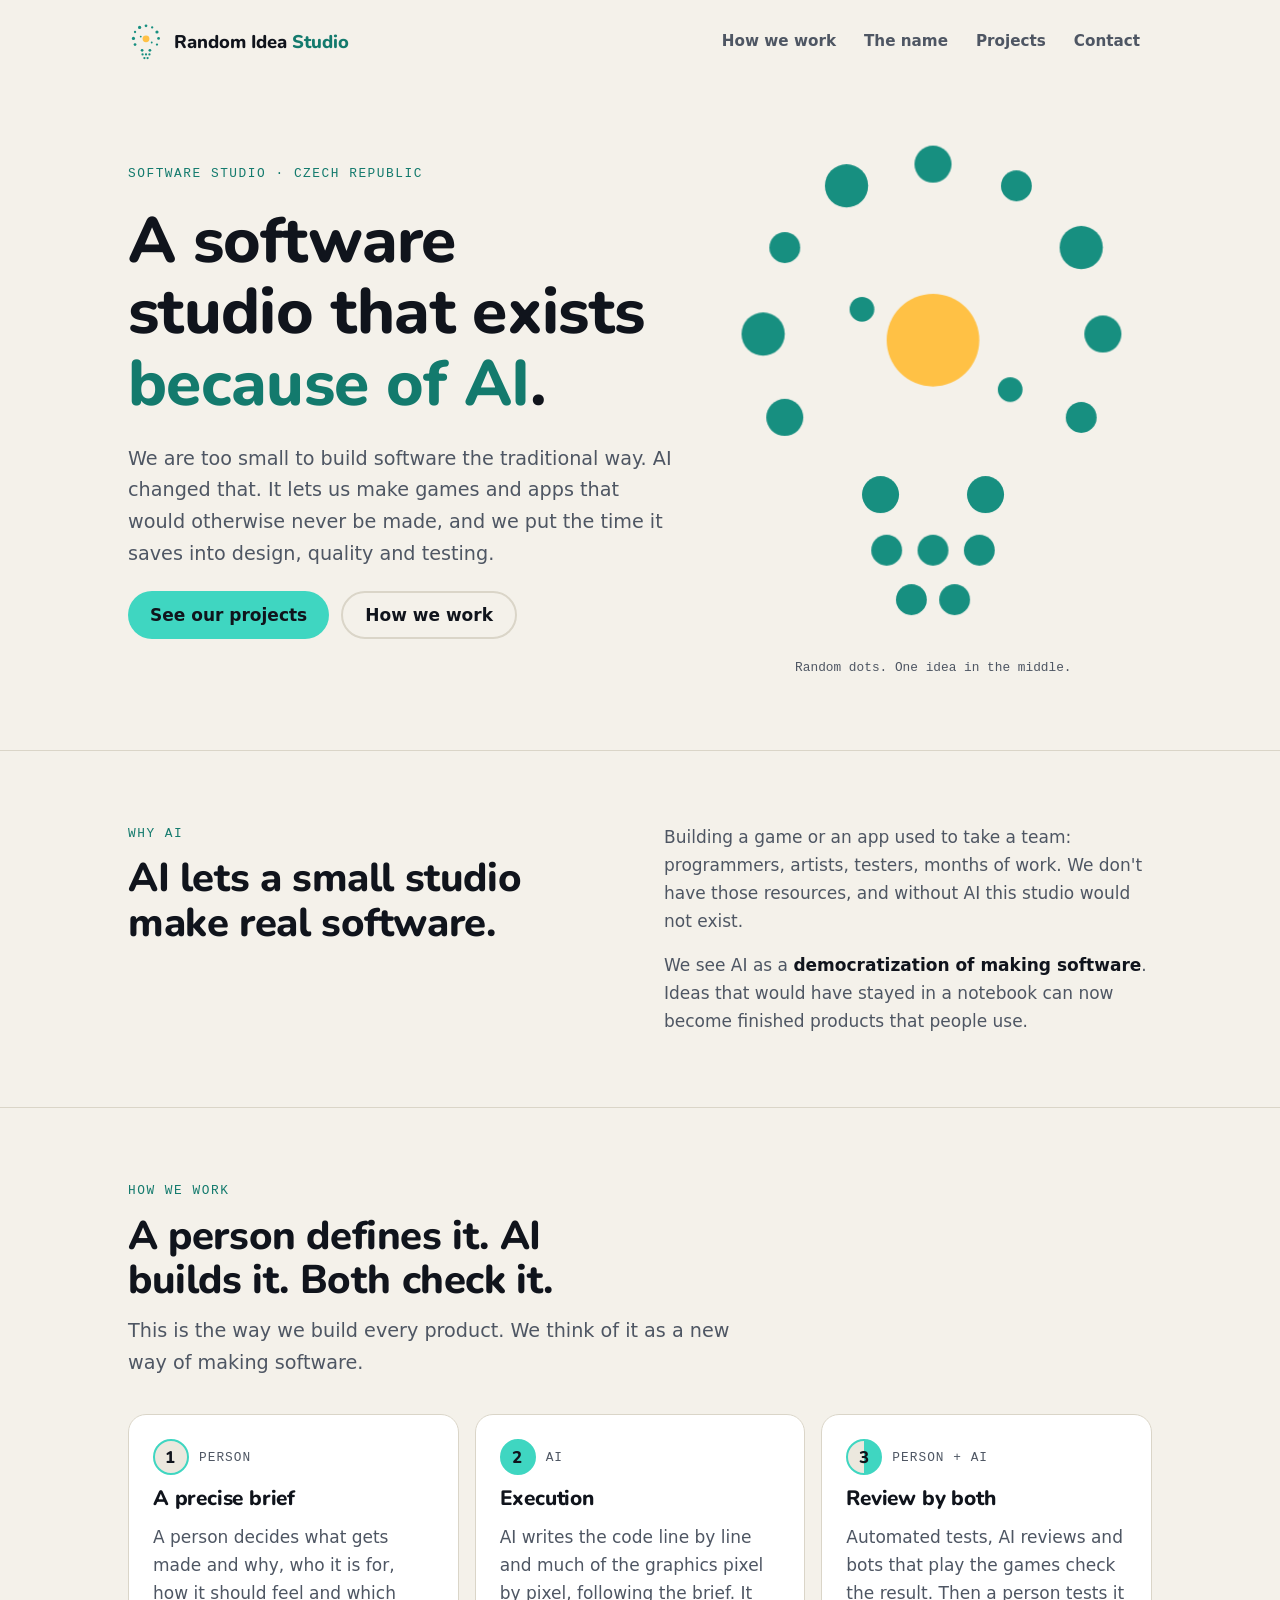
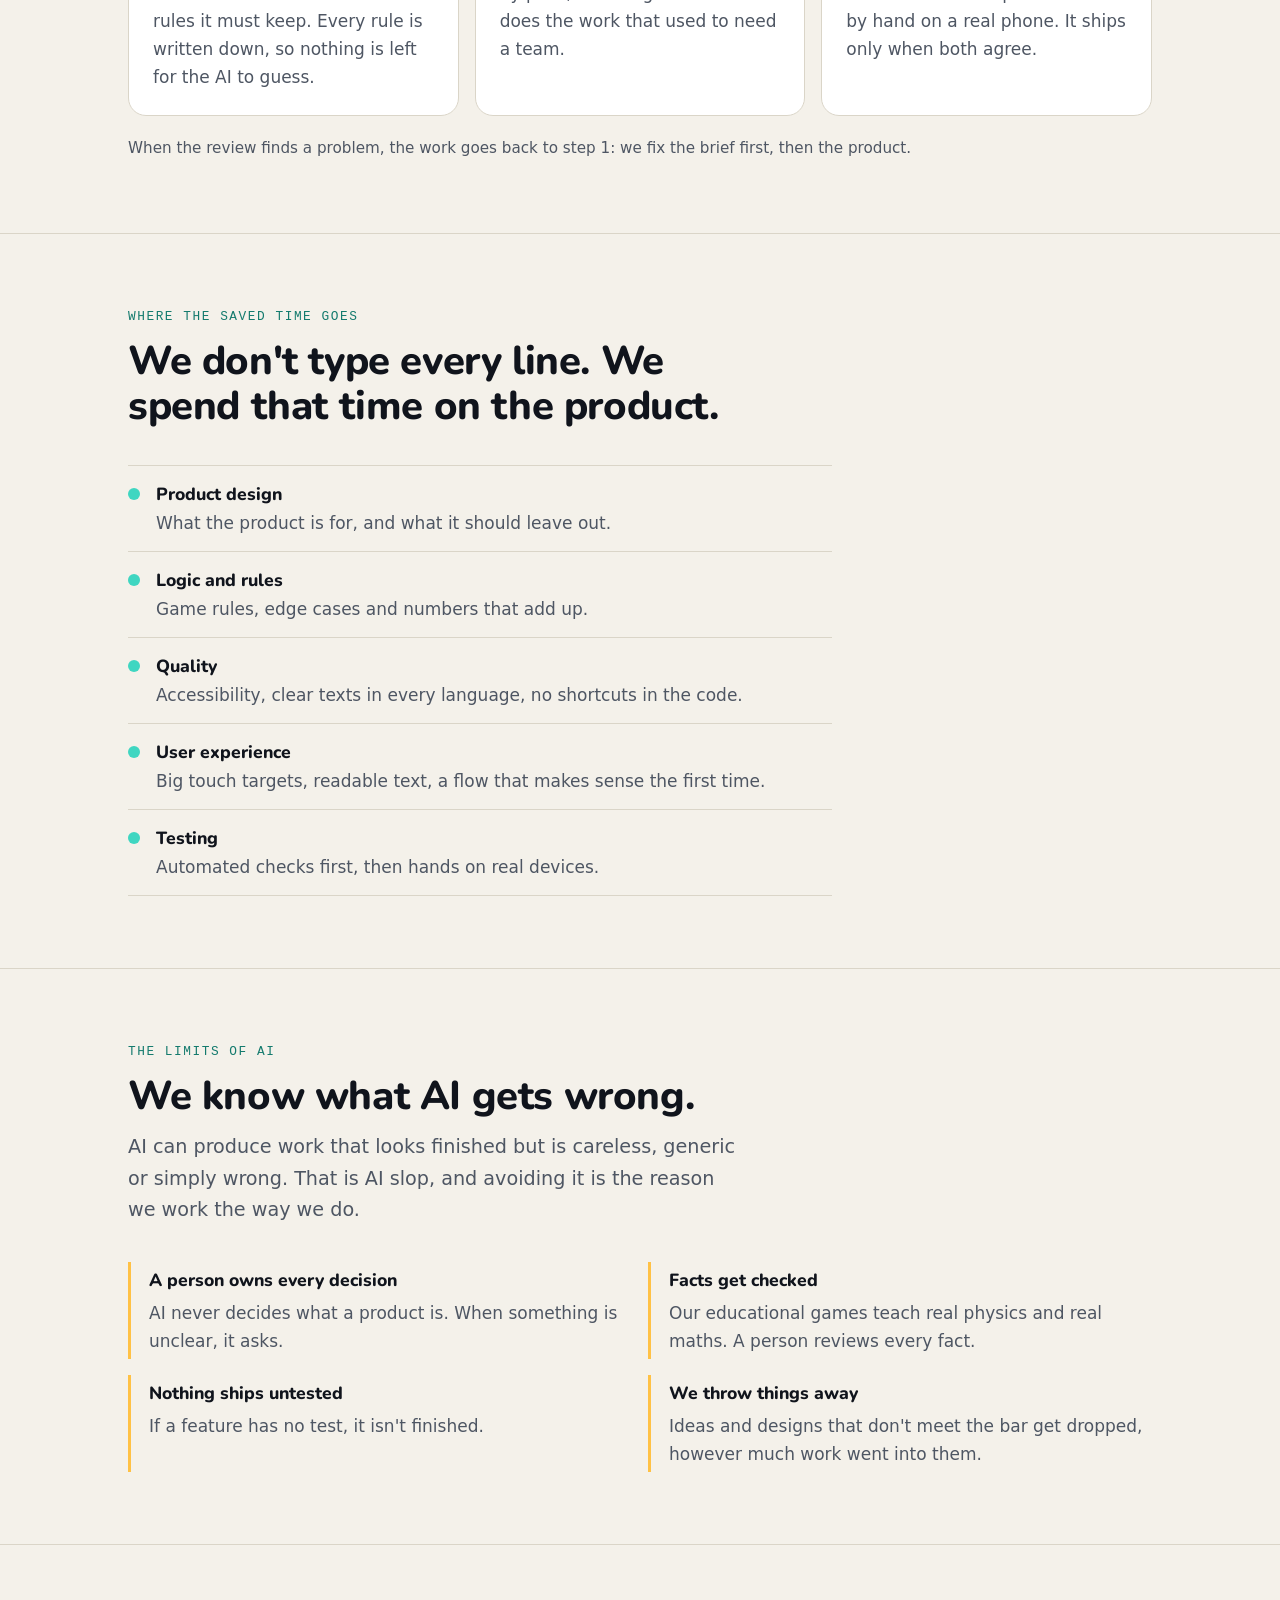
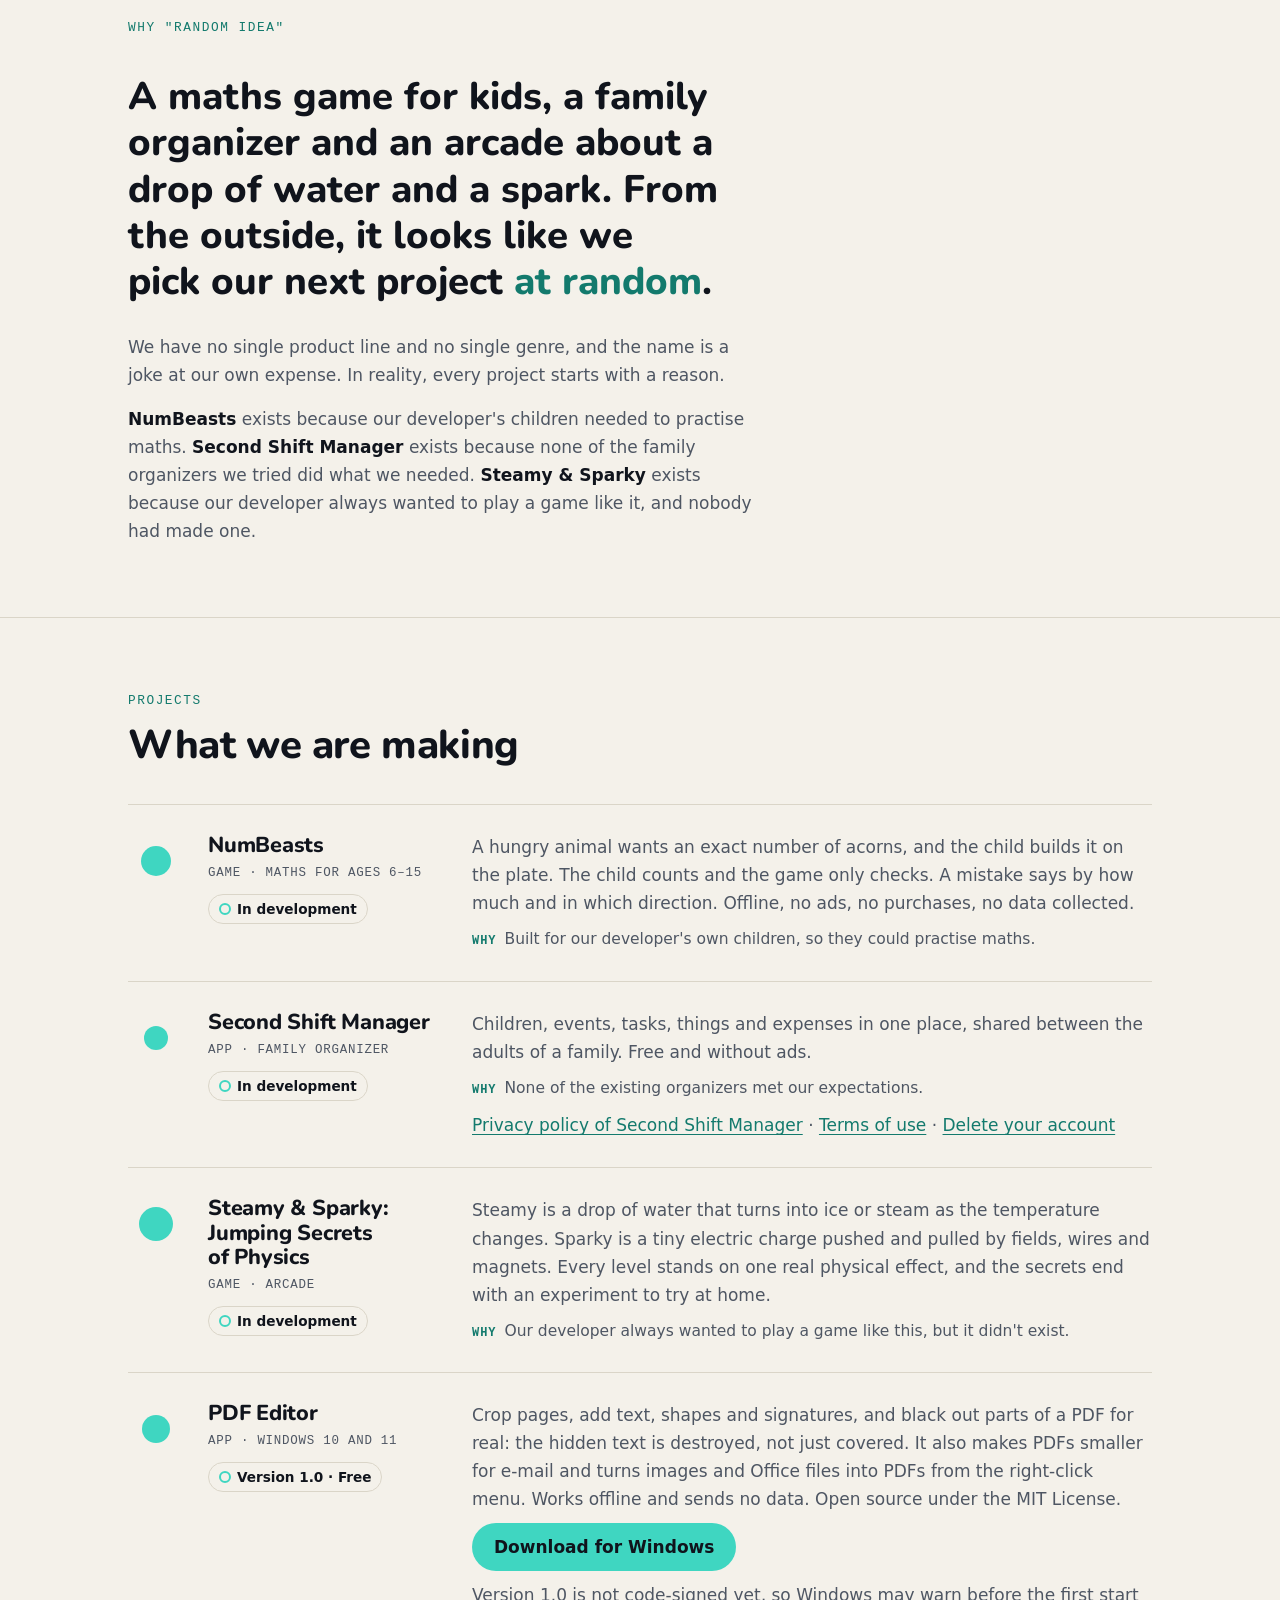
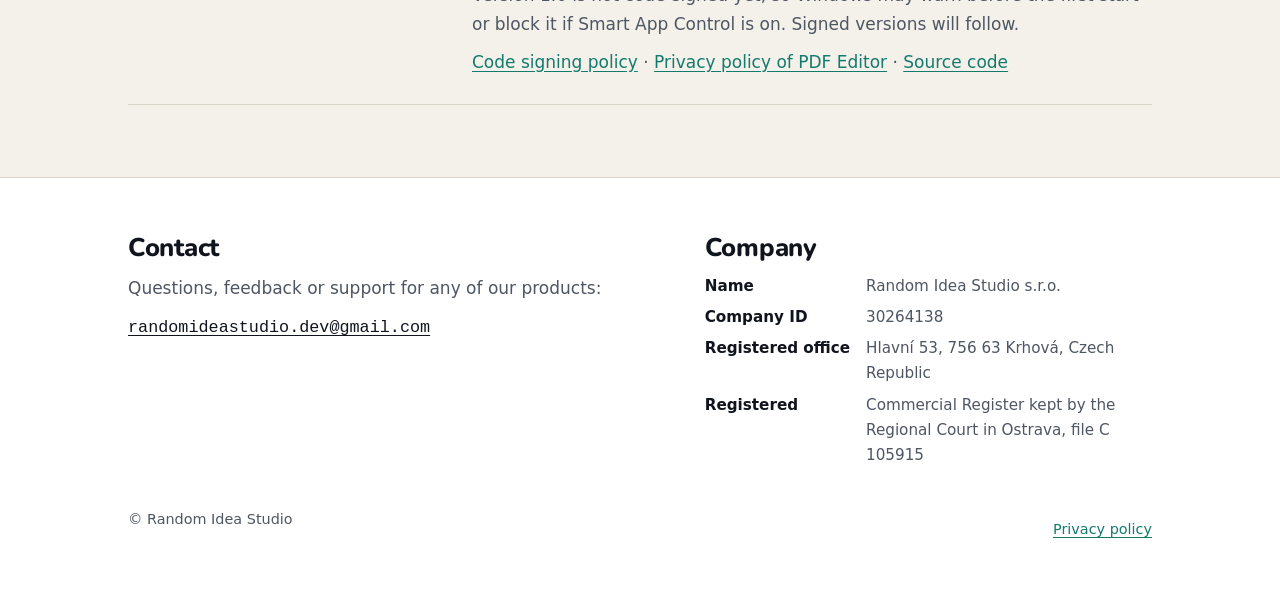
<file: index.html>
<!doctype html>
<html lang="en">
<head>
<meta charset="utf-8">
<meta name="viewport" content="width=device-width, initial-scale=1, viewport-fit=cover">
<title>Random Idea Studio</title>
<meta name="description" content="Random Idea Studio is a small software studio that exists because of AI. A person defines the product, AI builds it, and both check it.">
<meta property="og:type" content="website">
<meta property="og:title" content="Random Idea Studio">
<meta property="og:description" content="A software studio that exists because of AI. A person defines it. AI builds it. Both check it.">
<meta name="theme-color" content="#10141C">
<link rel="icon" href="favicon.svg" type="image/svg+xml">
<link rel="stylesheet" href="style.css">
</head>
<body>

<header class="top">
  <div class="wrap">
    <a class="brand" href="#top" aria-label="Random Idea Studio, back to top">
      <svg viewBox="260 200 504 630" aria-hidden="true">
        <g class="dots"><circle cx="320" cy="560" r="24"/><circle cx="292" cy="452" r="28"/><circle cx="320" cy="340" r="20"/><circle cx="400" cy="260" r="28"/><circle cx="512" cy="232" r="24"/><circle cx="620" cy="260" r="20"/><circle cx="704" cy="340" r="28"/><circle cx="732" cy="452" r="24"/><circle cx="704" cy="560" r="20"/><circle cx="444" cy="660" r="24"/><circle cx="580" cy="660" r="24"/><circle cx="452" cy="732" r="20"/><circle cx="512" cy="732" r="20"/><circle cx="572" cy="732" r="20"/><circle cx="484" cy="796" r="20"/><circle cx="540" cy="796" r="20"/><circle cx="420" cy="420" r="16"/><circle cx="612" cy="524" r="16"/></g>
        <circle class="core" cx="512" cy="460" r="60"/>
      </svg>
      <span>Random Idea <b>Studio</b></span>
    </a>
    <nav aria-label="Main">
      <ul>
        <li><a href="#how">How we work</a></li>
        <li><a href="#name">The name</a></li>
        <li><a href="#projects">Projects</a></li>
        <li><a href="#contact">Contact</a></li>
      </ul>
    </nav>
  </div>
</header>

<main id="top">
  <section class="hero">
    <div class="wrap">
      <div class="hero-text">
        <p class="eyebrow">Software studio · Czech Republic</p>
        <h1>A software studio that exists <span class="hl">because of AI</span>.</h1>
        <p class="lede">We are too small to build software the traditional way. AI changed that. It lets us make games and apps that would otherwise never be made, and we put the time it saves into design, quality and testing.</p>
        <div class="cta">
          <a class="btn primary" href="#projects">See our projects</a>
          <a class="btn ghost" href="#how">How we work</a>
        </div>
      </div>
      <figure class="hero-mark">
        <svg viewBox="240 180 544 680" role="img" aria-labelledby="mark-title">
          <title id="mark-title">The studio logo: a light bulb drawn from dots of random size around a gold core</title>
          <circle class="dot" cx="320" cy="560" r="24" style="--x:-140px;--y:120px;--d:.05s"/>
          <circle class="dot" cx="292" cy="452" r="28" style="--x:-220px;--y:-40px;--d:.12s"/>
          <circle class="dot" cx="320" cy="340" r="20" style="--x:-90px;--y:-160px;--d:0s"/>
          <circle class="dot" cx="400" cy="260" r="28" style="--x:60px;--y:-180px;--d:.2s"/>
          <circle class="dot" cx="512" cy="232" r="24" style="--x:-180px;--y:-90px;--d:.08s"/>
          <circle class="dot" cx="620" cy="260" r="20" style="--x:170px;--y:-120px;--d:.15s"/>
          <circle class="dot" cx="704" cy="340" r="28" style="--x:90px;--y:150px;--d:.02s"/>
          <circle class="dot" cx="732" cy="452" r="24" style="--x:-260px;--y:110px;--d:.18s"/>
          <circle class="dot" cx="704" cy="560" r="20" style="--x:120px;--y:-220px;--d:.1s"/>
          <circle class="dot" cx="444" cy="660" r="24" style="--x:200px;--y:40px;--d:.22s"/>
          <circle class="dot" cx="580" cy="660" r="24" style="--x:-200px;--y:-140px;--d:.06s"/>
          <circle class="dot" cx="452" cy="732" r="20" style="--x:230px;--y:-60px;--d:.14s"/>
          <circle class="dot" cx="512" cy="732" r="20" style="--x:-120px;--y:-260px;--d:.25s"/>
          <circle class="dot" cx="572" cy="732" r="20" style="--x:150px;--y:90px;--d:.04s"/>
          <circle class="dot" cx="484" cy="796" r="20" style="--x:-60px;--y:-200px;--d:.17s"/>
          <circle class="dot" cx="540" cy="796" r="20" style="--x:180px;--y:-30px;--d:.09s"/>
          <circle class="dot" cx="420" cy="420" r="16" style="--x:240px;--y:200px;--d:.13s"/>
          <circle class="dot" cx="612" cy="524" r="16" style="--x:-230px;--y:-80px;--d:.19s"/>
          <circle class="core" cx="512" cy="460" r="60"/>
        </svg>
        <figcaption class="hero-note">Random dots. One idea in the middle.</figcaption>
      </figure>
    </div>
  </section>

  <section class="band" id="why">
    <div class="wrap split">
      <div class="section-head">
        <p class="eyebrow">Why AI</p>
        <h2>AI lets a small studio make real software.</h2>
      </div>
      <div class="prose">
        <p>Building a game or an app used to take a team: programmers, artists, testers, months of work. We don't have those resources, and without AI this studio would not exist.</p>
        <p>We see AI as a <strong>democratization of making software</strong>. Ideas that would have stayed in a notebook can now become finished products that people use.</p>
      </div>
    </div>
  </section>

  <section class="band" id="how">
    <div class="wrap">
      <div class="section-head">
        <p class="eyebrow">How we work</p>
        <h2>A person defines it. AI builds it. Both check it.</h2>
        <p class="lede">This is the way we build every product. We think of it as a new way of making software.</p>
      </div>
      <ol class="steps">
        <li class="step">
          <div class="who"><span class="num">1</span>Person</div>
          <h3>A precise brief</h3>
          <p>A person decides what gets made and why, who it is for, how it should feel and which rules it must keep. Every rule is written down, so nothing is left for the AI to guess.</p>
        </li>
        <li class="step">
          <div class="who"><span class="num">2</span>AI</div>
          <h3>Execution</h3>
          <p>AI writes the code line by line and much of the graphics pixel by pixel, following the brief. It does the work that used to need a team.</p>
        </li>
        <li class="step">
          <div class="who"><span class="num">3</span>Person + AI</div>
          <h3>Review by both</h3>
          <p>Automated tests, AI reviews and bots that play the games check the result. Then a person tests it by hand on a real phone. It ships only when both agree.</p>
        </li>
      </ol>
      <p class="loop-note">When the review finds a problem, the work goes back to step 1: we fix the brief first, then the product.</p>
    </div>
  </section>

  <section class="band" id="time">
    <div class="wrap">
      <div class="section-head">
        <p class="eyebrow">Where the saved time goes</p>
        <h2>We don't type every line. We spend that time on the product.</h2>
      </div>
      <ul class="focus">
        <li><div><b>Product design</b><span>What the product is for, and what it should leave out.</span></div></li>
        <li><div><b>Logic and rules</b><span>Game rules, edge cases and numbers that add up.</span></div></li>
        <li><div><b>Quality</b><span>Accessibility, clear texts in every language, no shortcuts in the code.</span></div></li>
        <li><div><b>User experience</b><span>Big touch targets, readable text, a flow that makes sense the first time.</span></div></li>
        <li><div><b>Testing</b><span>Automated checks first, then hands on real devices.</span></div></li>
      </ul>
    </div>
  </section>

  <section class="band" id="limits">
    <div class="wrap">
      <div class="section-head">
        <p class="eyebrow">The limits of AI</p>
        <h2>We know what AI gets wrong.</h2>
        <p class="lede">AI can produce work that looks finished but is careless, generic or simply wrong. That is AI slop, and avoiding it is the reason we work the way we do.</p>
      </div>
      <div class="limits">
        <div class="limit"><b>A person owns every decision</b><span>AI never decides what a product is. When something is unclear, it asks.</span></div>
        <div class="limit"><b>Facts get checked</b><span>Our educational games teach real physics and real maths. A person reviews every fact.</span></div>
        <div class="limit"><b>Nothing ships untested</b><span>If a feature has no test, it isn't finished.</span></div>
        <div class="limit"><b>We throw things away</b><span>Ideas and designs that don't meet the bar get dropped, however much work went into them.</span></div>
      </div>
    </div>
  </section>

  <section class="band name-band" id="name">
    <div class="wrap">
      <div class="section-head">
        <p class="eyebrow">Why "Random Idea"</p>
      </div>
      <p class="name-quote">A maths game for kids, a family organizer and an arcade about a drop of water and a spark. From the outside, it looks like we pick our next project <span class="hl">at random</span>.</p>
      <div class="prose">
        <p>We have no single product line and no single genre, and the name is a joke at our own expense. In reality, every project starts with a reason.</p>
        <p><strong>NumBeasts</strong> exists because our developer's children needed to practise maths. <strong>Second Shift Manager</strong> exists because none of the family organizers we tried did what we needed. <strong>Steamy &amp; Sparky</strong> exists because our developer always wanted to play a game like it, and nobody had made one.</p>
      </div>
    </div>
  </section>

  <section class="band" id="projects">
    <div class="wrap">
      <div class="section-head">
        <p class="eyebrow">Projects</p>
        <h2>What we are making</h2>
      </div>
      <ul class="projects">
        <li class="project" id="numbeasts">
          <div class="mark" aria-hidden="true"><i style="width:30px;height:30px"></i></div>
          <div><h3>NumBeasts</h3><p class="kind">Game · Maths for ages 6–15</p><span class="status">In development</span></div>
          <div class="body">
            <p>A hungry animal wants an exact number of acorns, and the child builds it on the plate. The child counts and the game only checks. A mistake says by how much and in which direction. Offline, no ads, no purchases, no data collected.</p>
            <p class="why"><b>Why</b>Built for our developer's own children, so they could practise maths.</p>
          </div>
        </li>
        <li class="project" id="second-shift-manager">
          <div class="mark" aria-hidden="true"><i style="width:24px;height:24px"></i></div>
          <div><h3>Second Shift Manager</h3><p class="kind">App · Family organizer</p><span class="status">In development</span></div>
          <div class="body">
            <p>Children, events, tasks, things and expenses in one place, shared between the adults of a family. Free and without ads.</p>
            <p class="why"><b>Why</b>None of the existing organizers met our expectations.</p>
            <p><a href="second-shift-manager-privacy.html">Privacy policy of Second Shift Manager</a> · <a href="second-shift-manager-terms.html">Terms of use</a> · <a href="second-shift-manager-delete-account.html">Delete your account</a></p>
          </div>
        </li>
        <li class="project" id="steamy">
          <div class="mark" aria-hidden="true"><i style="width:34px;height:34px"></i></div>
          <div><h3>Steamy &amp; Sparky: Jumping Secrets of Physics</h3><p class="kind">Game · Arcade</p><span class="status">In development</span></div>
          <div class="body">
            <p>Steamy is a drop of water that turns into ice or steam as the temperature changes. Sparky is a tiny electric charge pushed and pulled by fields, wires and magnets. Every level stands on one real physical effect, and the secrets end with an experiment to try at home.</p>
            <p class="why"><b>Why</b>Our developer always wanted to play a game like this, but it didn't exist.</p>
          </div>
        </li>
        <li class="project" id="pdf-editor">
          <div class="mark" aria-hidden="true"><i style="width:28px;height:28px"></i></div>
          <div><h3>PDF Editor</h3><p class="kind">App · Windows 10 and 11</p><span class="status">Version 1.0 · Free</span></div>
          <div class="body">
            <p>Crop pages, add text, shapes and signatures, and black out parts of a PDF for real: the hidden text is destroyed, not just covered. It also makes PDFs smaller for e-mail and turns images and Office files into PDFs from the right-click menu. Works offline and sends no data. Open source under the MIT License.</p>
            <p><a class="btn primary" href="https://github.com/RandomIdeaStudio/PdfEditor/releases/latest">Download for Windows</a></p>
            <p>Version 1.0 is not code-signed yet, so Windows may warn before the first start or block it if Smart App Control is on. Signed versions will follow.</p>
            <p><a href="https://github.com/RandomIdeaStudio/PdfEditor#code-signing-policy">Code signing policy</a> · <a href="https://github.com/RandomIdeaStudio/PdfEditor/blob/main/PRIVACY.md">Privacy policy of PDF Editor</a> · <a href="https://github.com/RandomIdeaStudio/PdfEditor">Source code</a></p>
          </div>
        </li>
      </ul>
    </div>
  </section>
</main>

<footer id="contact">
  <div class="wrap">
    <div class="grid">
      <div>
        <h2>Contact</h2>
        <p>Questions, feedback or support for any of our products:</p>
        <p style="margin-top:10px"><a class="mail" href="mailto:randomideastudio.dev@gmail.com">randomideastudio.dev@gmail.com</a></p>
      </div>
      <div>
        <h2>Company</h2>
        <dl class="legal">
          <dt>Name</dt><dd>Random Idea Studio s.r.o.</dd>
          <dt>Company ID</dt><dd>30264138</dd>
          <dt>Registered office</dt><dd>Hlavní 53, 756 63 Krhová, Czech Republic</dd>
          <dt>Registered</dt><dd>Commercial Register kept by the Regional Court in Ostrava, file C 105915</dd>
        </dl>
      </div>
    </div>
    <div class="fine">
      <span>© Random Idea Studio</span>
      <span><a href="privacy.html">Privacy policy</a></span>
    </div>
  </div>
</footer>

</body>
</html>
</file>
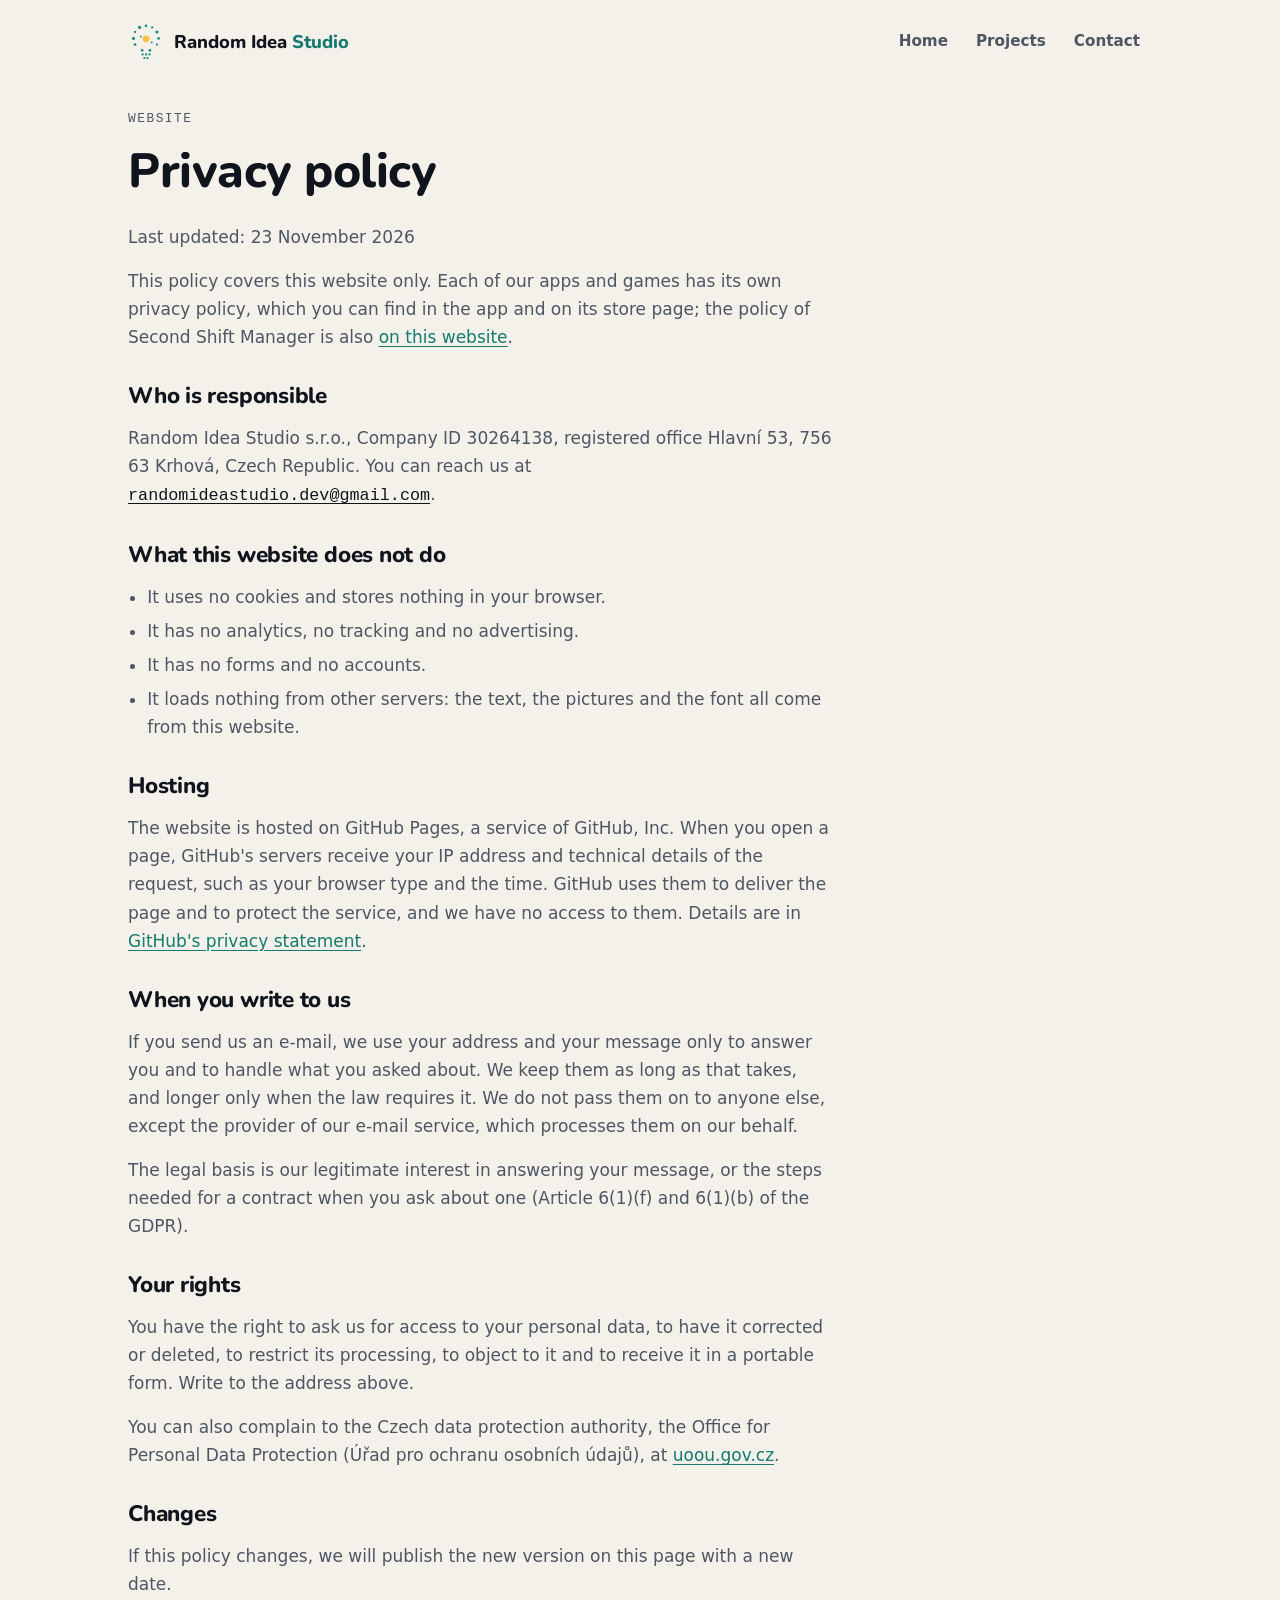
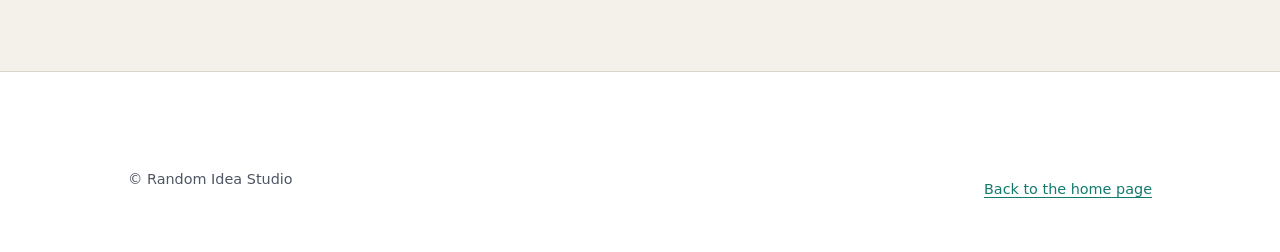
<file: privacy.html>
<!doctype html>
<html lang="en">
<head>
<meta charset="utf-8">
<meta name="viewport" content="width=device-width, initial-scale=1, viewport-fit=cover">
<title>Privacy policy · Random Idea Studio</title>
<meta name="description" content="How the Random Idea Studio website handles personal data.">
<meta name="theme-color" content="#10141C">
<link rel="icon" href="favicon.svg" type="image/svg+xml">
<link rel="stylesheet" href="style.css">
</head>
<body>

<header class="top">
  <div class="wrap">
    <a class="brand" href="index.html" aria-label="Random Idea Studio, home page">
      <svg viewBox="260 200 504 630" aria-hidden="true">
        <g class="dots"><circle cx="320" cy="560" r="24"/><circle cx="292" cy="452" r="28"/><circle cx="320" cy="340" r="20"/><circle cx="400" cy="260" r="28"/><circle cx="512" cy="232" r="24"/><circle cx="620" cy="260" r="20"/><circle cx="704" cy="340" r="28"/><circle cx="732" cy="452" r="24"/><circle cx="704" cy="560" r="20"/><circle cx="444" cy="660" r="24"/><circle cx="580" cy="660" r="24"/><circle cx="452" cy="732" r="20"/><circle cx="512" cy="732" r="20"/><circle cx="572" cy="732" r="20"/><circle cx="484" cy="796" r="20"/><circle cx="540" cy="796" r="20"/><circle cx="420" cy="420" r="16"/><circle cx="612" cy="524" r="16"/></g>
        <circle class="core" cx="512" cy="460" r="60"/>
      </svg>
      <span>Random Idea <b>Studio</b></span>
    </a>
    <nav aria-label="Main">
      <ul>
        <li><a href="index.html">Home</a></li>
        <li><a href="index.html#projects">Projects</a></li>
        <li><a href="index.html#contact">Contact</a></li>
      </ul>
    </nav>
  </div>
</header>

<main class="doc">
  <div class="wrap">
    <div class="prose">
      <p class="eyebrow">Website</p>
      <h1>Privacy policy</h1>
      <p>Last updated: 23 November 2026</p>
      <p>This policy covers this website only. Each of our apps and games has its own privacy policy, which you can find in the app and on its store page; the policy of Second Shift Manager is also <a href="second-shift-manager-privacy.html">on this website</a>.</p>

      <h2>Who is responsible</h2>
      <p>Random Idea Studio s.r.o., Company ID 30264138, registered office Hlavní 53, 756 63 Krhová, Czech Republic. You can reach us at <a class="mail" href="mailto:randomideastudio.dev@gmail.com">randomideastudio.dev@gmail.com</a>.</p>

      <h2>What this website does not do</h2>
      <ul>
        <li>It uses no cookies and stores nothing in your browser.</li>
        <li>It has no analytics, no tracking and no advertising.</li>
        <li>It has no forms and no accounts.</li>
        <li>It loads nothing from other servers: the text, the pictures and the font all come from this website.</li>
      </ul>

      <h2>Hosting</h2>
      <p>The website is hosted on GitHub Pages, a service of GitHub, Inc. When you open a page, GitHub's servers receive your IP address and technical details of the request, such as your browser type and the time. GitHub uses them to deliver the page and to protect the service, and we have no access to them. Details are in <a href="https://docs.github.com/en/site-policy/privacy-policies/github-general-privacy-statement">GitHub's privacy statement</a>.</p>

      <h2>When you write to us</h2>
      <p>If you send us an e-mail, we use your address and your message only to answer you and to handle what you asked about. We keep them as long as that takes, and longer only when the law requires it. We do not pass them on to anyone else, except the provider of our e-mail service, which processes them on our behalf.</p>
      <p>The legal basis is our legitimate interest in answering your message, or the steps needed for a contract when you ask about one (Article 6(1)(f) and 6(1)(b) of the GDPR).</p>

      <h2>Your rights</h2>
      <p>You have the right to ask us for access to your personal data, to have it corrected or deleted, to restrict its processing, to object to it and to receive it in a portable form. Write to the address above.</p>
      <p>You can also complain to the Czech data protection authority, the Office for Personal Data Protection (Úřad pro ochranu osobních údajů), at <a href="https://uoou.gov.cz">uoou.gov.cz</a>.</p>

      <h2>Changes</h2>
      <p>If this policy changes, we will publish the new version on this page with a new date.</p>
    </div>
  </div>
</main>

<footer>
  <div class="wrap">
    <div class="fine">
      <span>© Random Idea Studio</span>
      <span><a href="index.html">Back to the home page</a></span>
    </div>
  </div>
</footer>

</body>
</html>
</file>
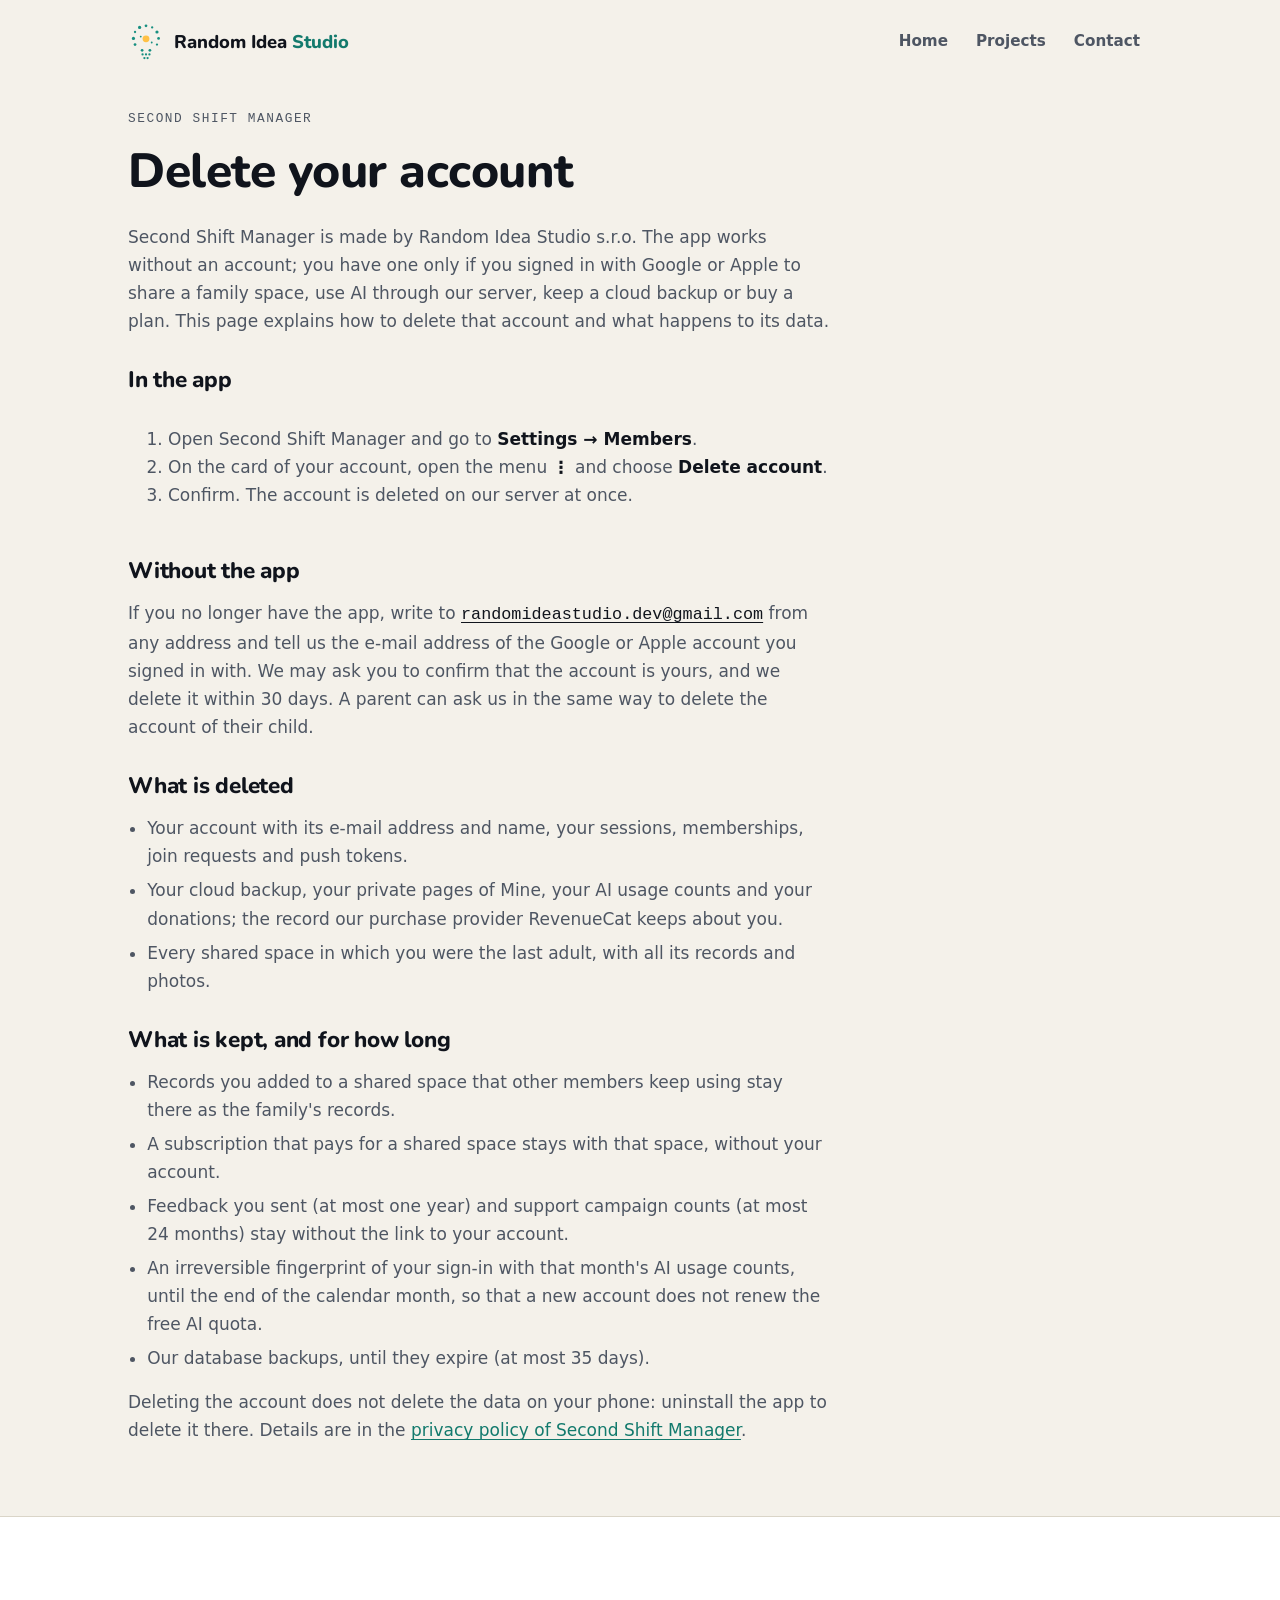
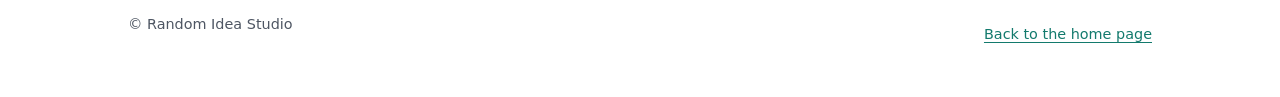
<file: second-shift-manager-delete-account.html>
<!doctype html>
<html lang="en">
<head>
<meta charset="utf-8">
<meta name="viewport" content="width=device-width, initial-scale=1, viewport-fit=cover">
<title>Delete your Second Shift Manager account · Random Idea Studio</title>
<meta name="description" content="How to delete your Second Shift Manager account and its data, in the app or by e-mail.">
<meta name="theme-color" content="#10141C">
<link rel="icon" href="favicon.svg" type="image/svg+xml">
<link rel="stylesheet" href="style.css">
</head>
<body>

<header class="top">
  <div class="wrap">
    <a class="brand" href="index.html" aria-label="Random Idea Studio, home page">
      <svg viewBox="260 200 504 630" aria-hidden="true">
        <g class="dots"><circle cx="320" cy="560" r="24"/><circle cx="292" cy="452" r="28"/><circle cx="320" cy="340" r="20"/><circle cx="400" cy="260" r="28"/><circle cx="512" cy="232" r="24"/><circle cx="620" cy="260" r="20"/><circle cx="704" cy="340" r="28"/><circle cx="732" cy="452" r="24"/><circle cx="704" cy="560" r="20"/><circle cx="444" cy="660" r="24"/><circle cx="580" cy="660" r="24"/><circle cx="452" cy="732" r="20"/><circle cx="512" cy="732" r="20"/><circle cx="572" cy="732" r="20"/><circle cx="484" cy="796" r="20"/><circle cx="540" cy="796" r="20"/><circle cx="420" cy="420" r="16"/><circle cx="612" cy="524" r="16"/></g>
        <circle class="core" cx="512" cy="460" r="60"/>
      </svg>
      <span>Random Idea <b>Studio</b></span>
    </a>
    <nav aria-label="Main">
      <ul>
        <li><a href="index.html">Home</a></li>
        <li><a href="index.html#projects">Projects</a></li>
        <li><a href="index.html#contact">Contact</a></li>
      </ul>
    </nav>
  </div>
</header>

<main class="doc">
  <div class="wrap">
    <div class="prose">
      <p class="eyebrow">Second Shift Manager</p>
      <h1>Delete your account</h1>
      <p>Second Shift Manager is made by Random Idea Studio s.r.o. The app works without an account; you have one only if you signed in with Google or Apple to share a family space, use AI through our server, keep a cloud backup or buy a plan. This page explains how to delete that account and what happens to its data.</p>

      <h2>In the app</h2>
      <ol>
        <li>Open Second Shift Manager and go to <strong>Settings → Members</strong>.</li>
        <li>On the card of your account, open the menu <strong>⋮</strong> and choose <strong>Delete account</strong>.</li>
        <li>Confirm. The account is deleted on our server at once.</li>
      </ol>

      <h2>Without the app</h2>
      <p>If you no longer have the app, write to <a class="mail" href="mailto:randomideastudio.dev@gmail.com">randomideastudio.dev@gmail.com</a> from any address and tell us the e-mail address of the Google or Apple account you signed in with. We may ask you to confirm that the account is yours, and we delete it within 30 days. A parent can ask us in the same way to delete the account of their child.</p>

      <h2>What is deleted</h2>
      <ul>
        <li>Your account with its e-mail address and name, your sessions, memberships, join requests and push tokens.</li>
        <li>Your cloud backup, your private pages of Mine, your AI usage counts and your donations; the record our purchase provider RevenueCat keeps about you.</li>
        <li>Every shared space in which you were the last adult, with all its records and photos.</li>
      </ul>

      <h2>What is kept, and for how long</h2>
      <ul>
        <li>Records you added to a shared space that other members keep using stay there as the family's records.</li>
        <li>A subscription that pays for a shared space stays with that space, without your account.</li>
        <li>Feedback you sent (at most one year) and support campaign counts (at most 24 months) stay without the link to your account.</li>
        <li>An irreversible fingerprint of your sign-in with that month's AI usage counts, until the end of the calendar month, so that a new account does not renew the free AI quota.</li>
        <li>Our database backups, until they expire (at most 35 days).</li>
      </ul>
      <p>Deleting the account does not delete the data on your phone: uninstall the app to delete it there. Details are in the <a href="second-shift-manager-privacy.html">privacy policy of Second Shift Manager</a>.</p>
    </div>
  </div>
</main>

<footer>
  <div class="wrap">
    <div class="fine">
      <span>© Random Idea Studio</span>
      <span><a href="index.html">Back to the home page</a></span>
    </div>
  </div>
</footer>

</body>
</html>
</file>
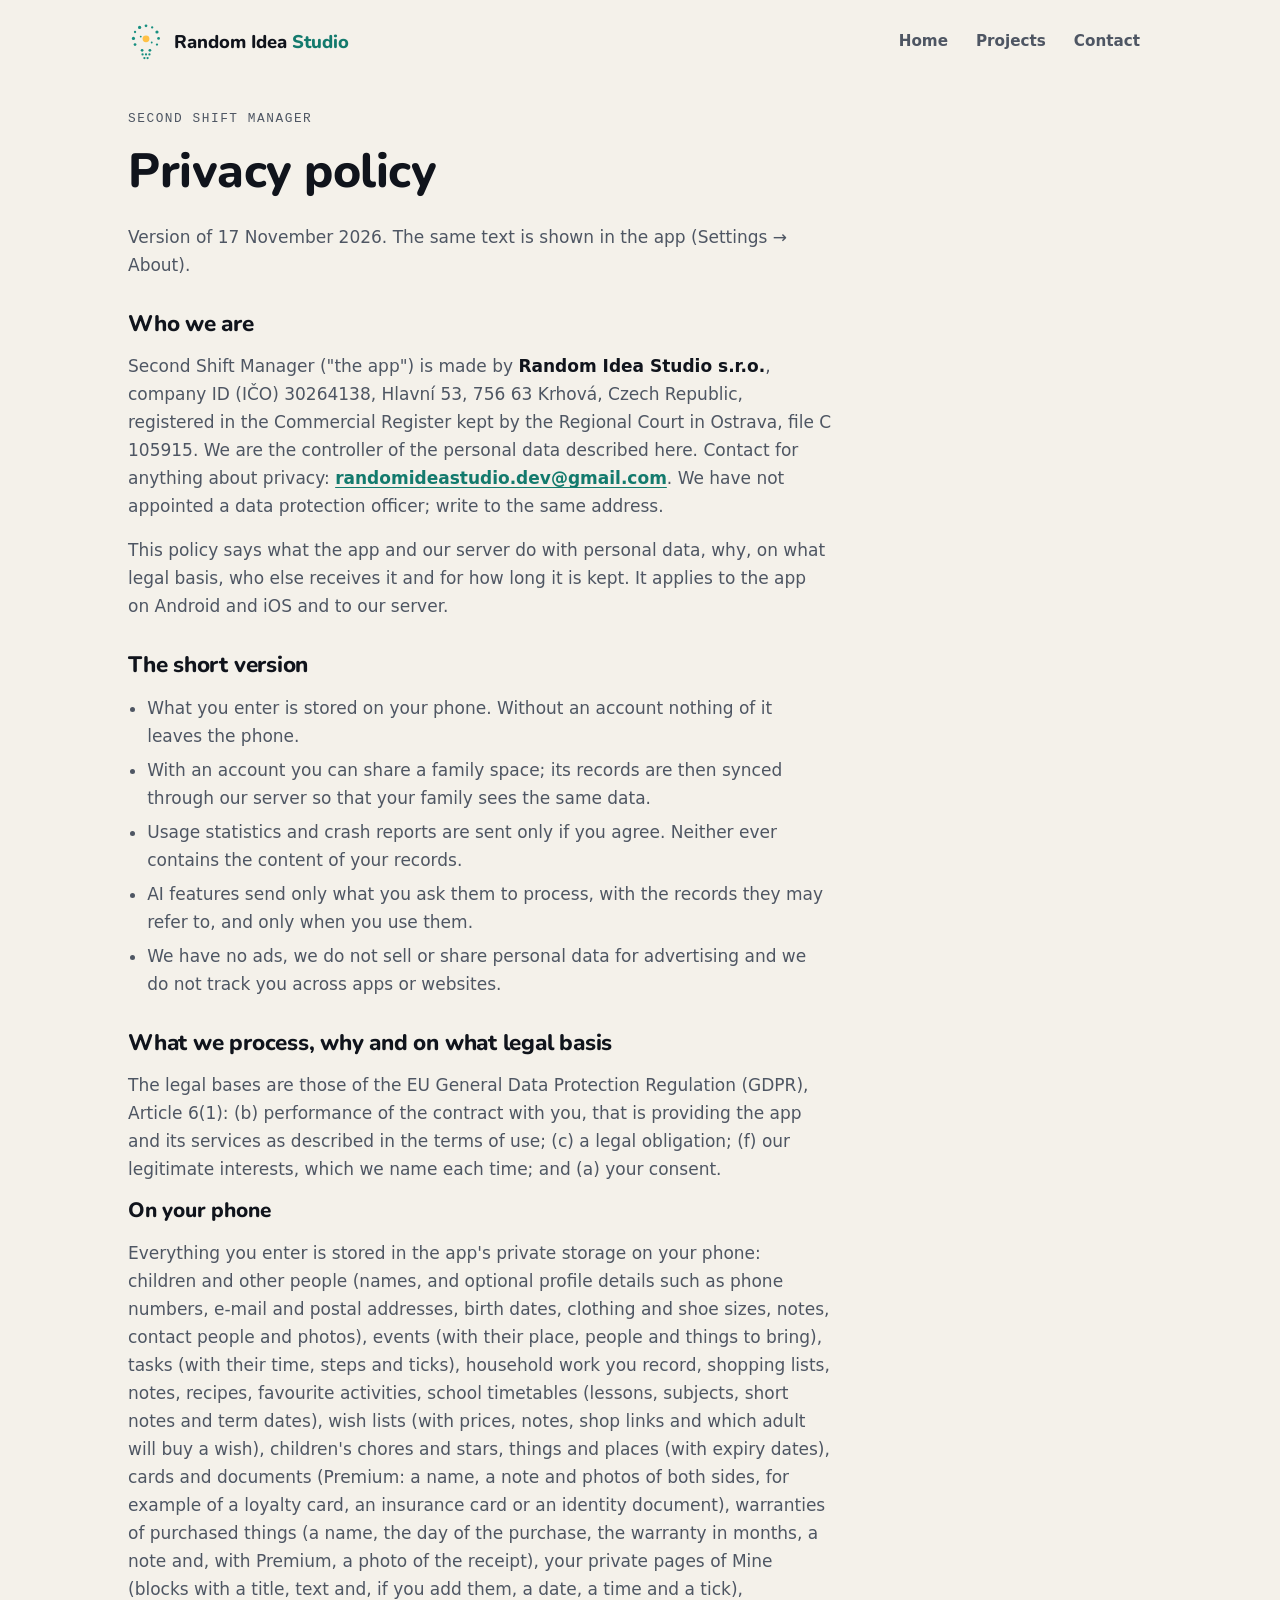
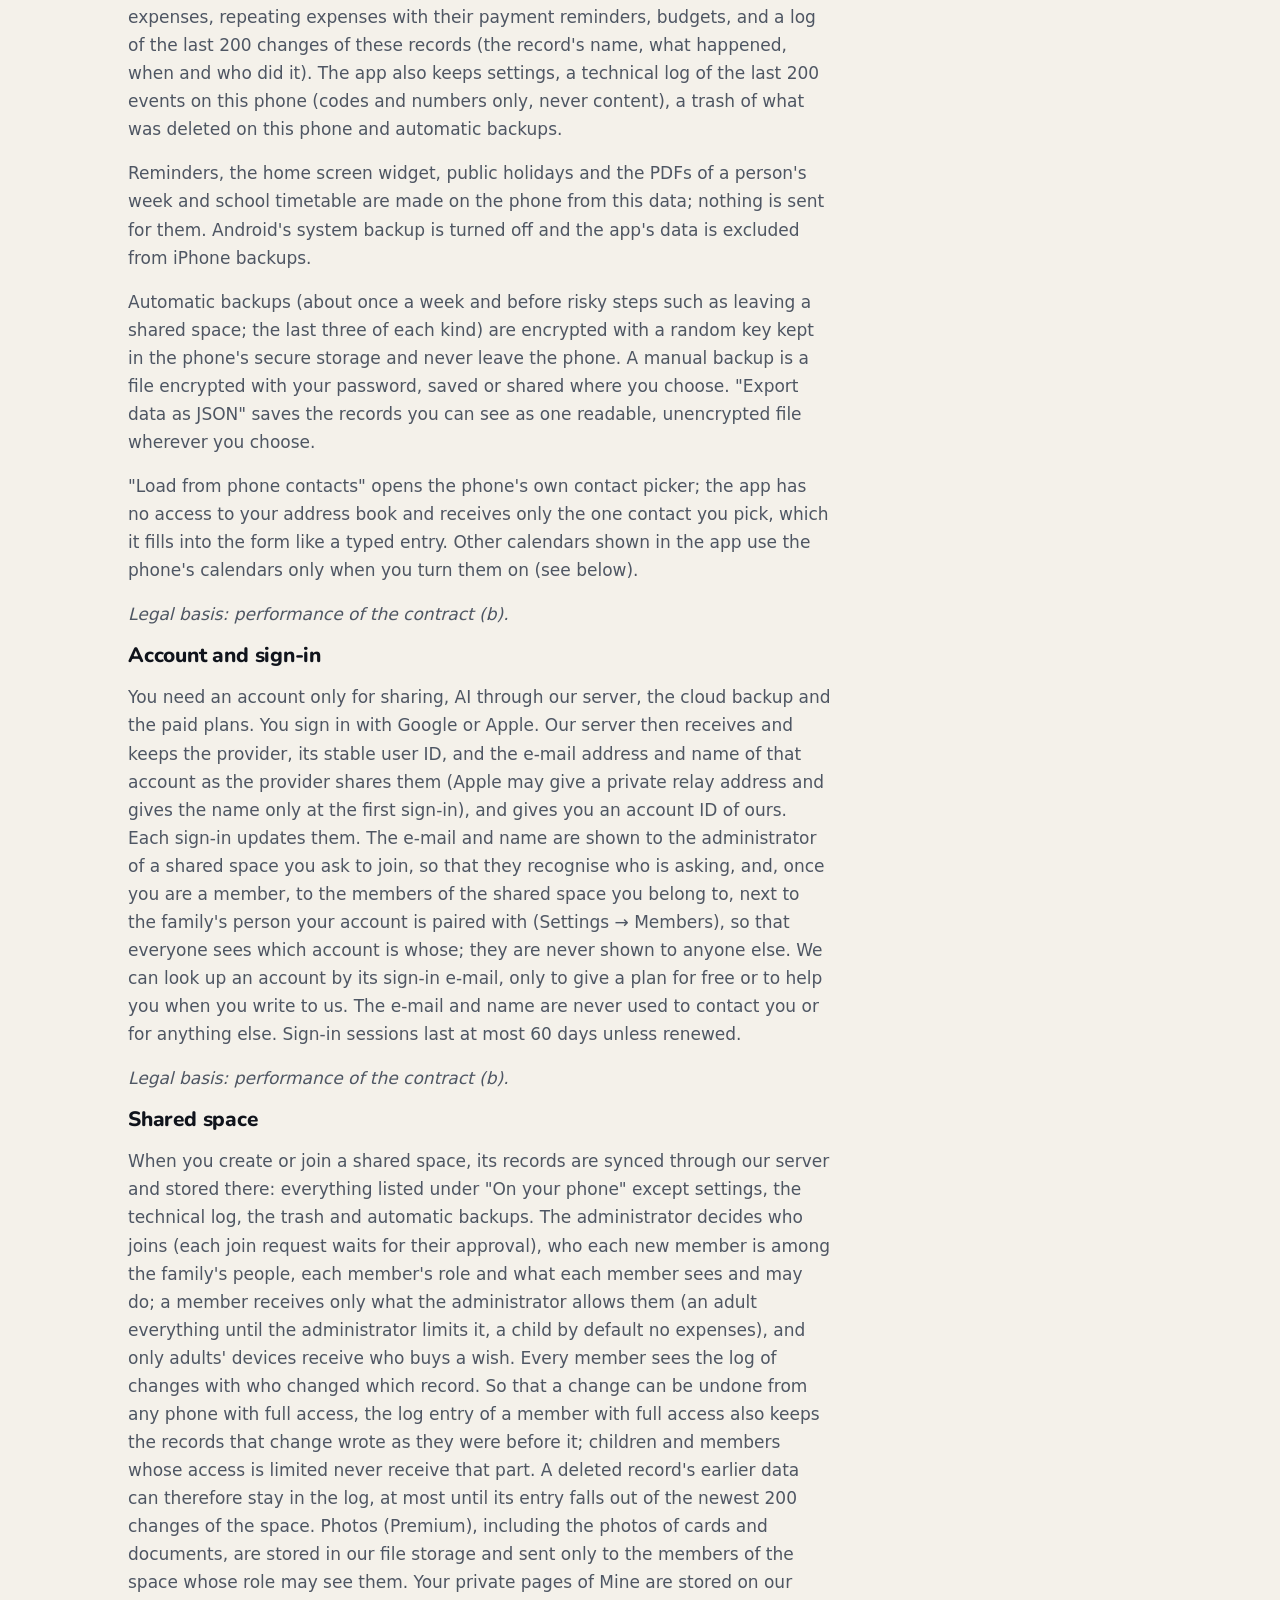
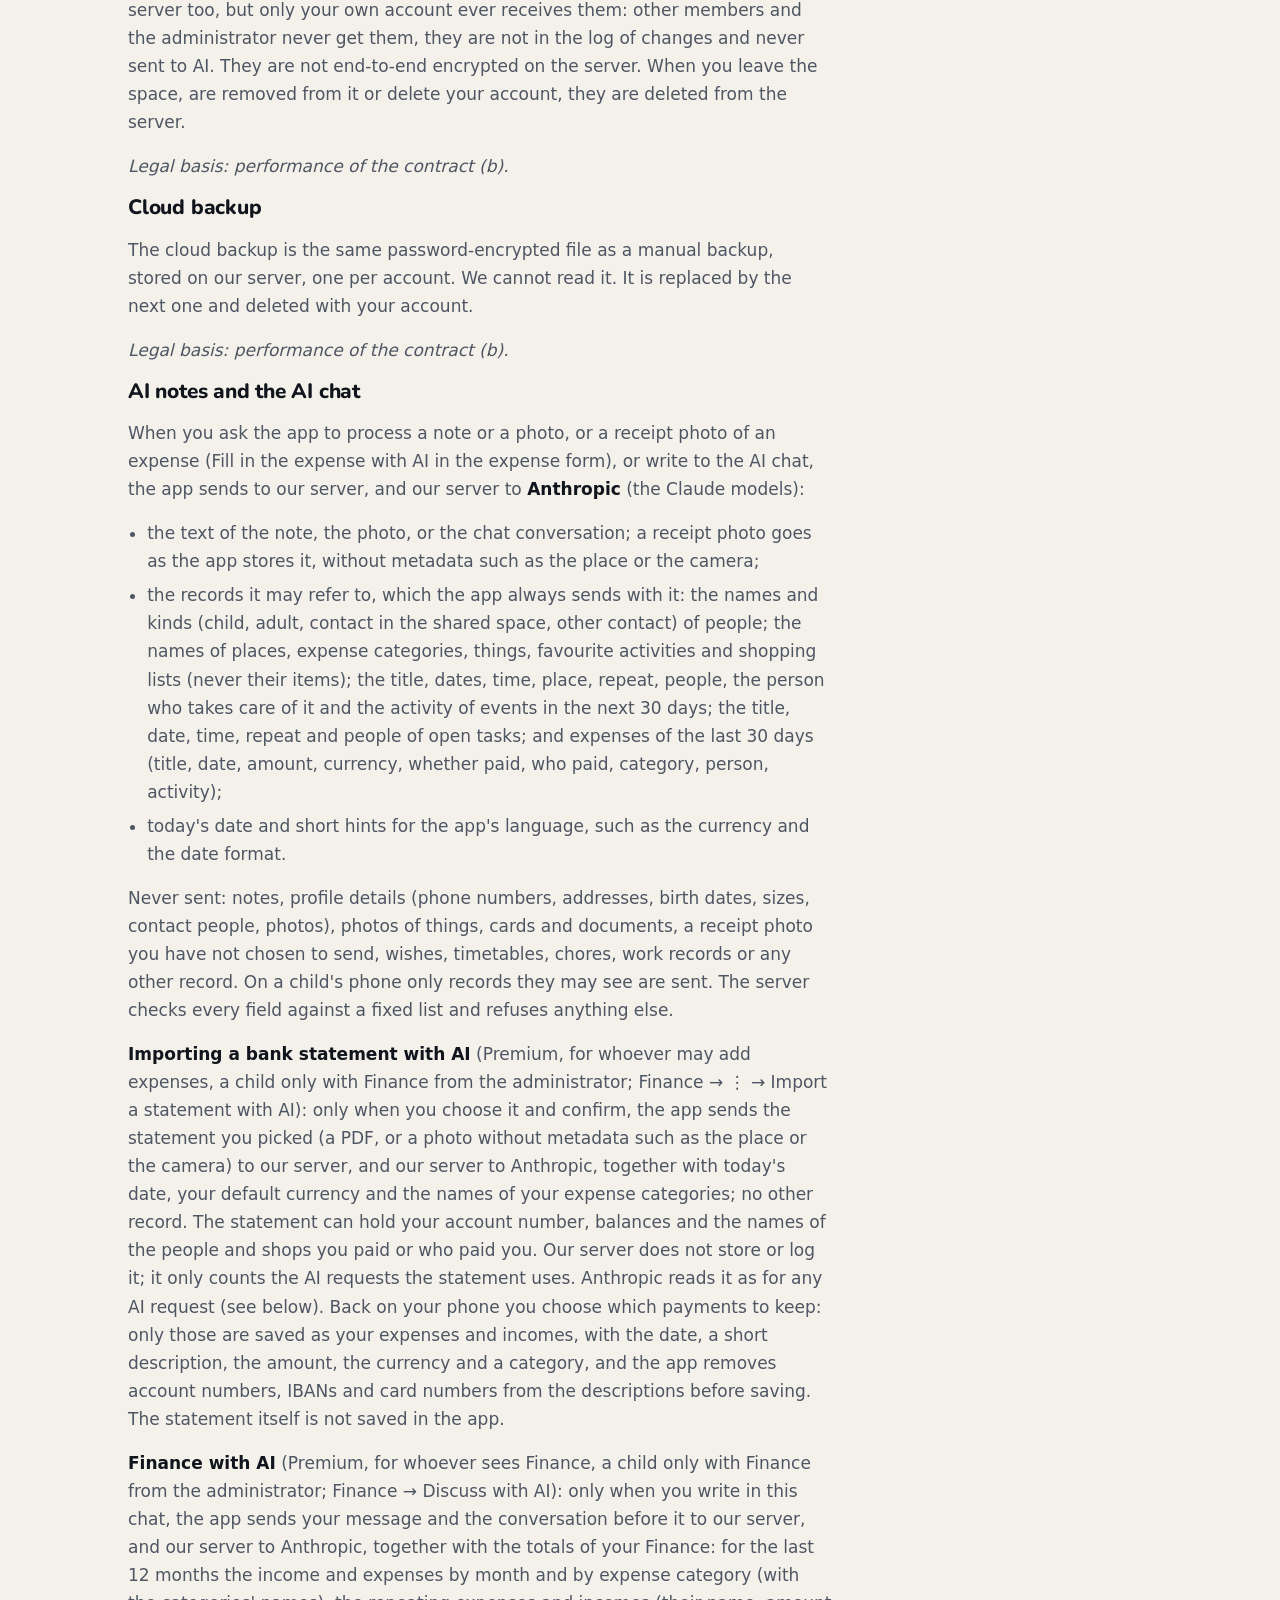
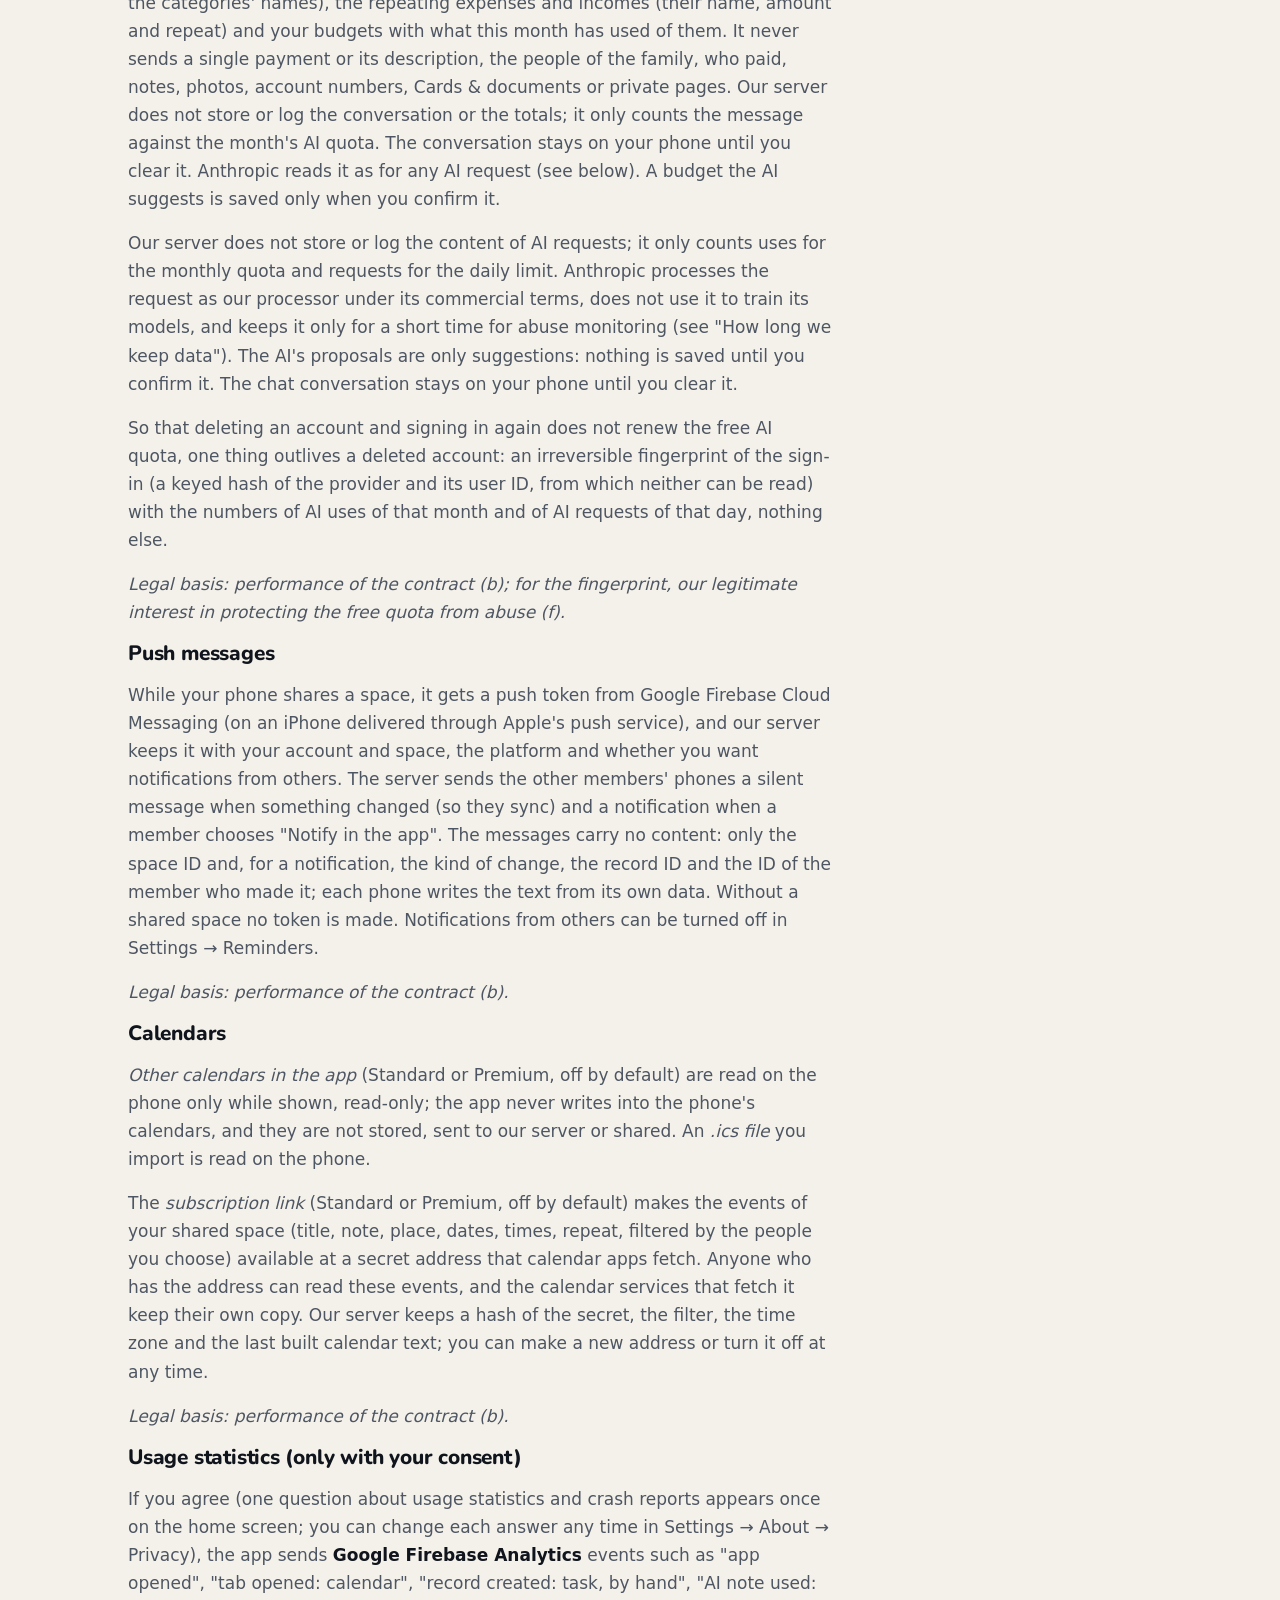
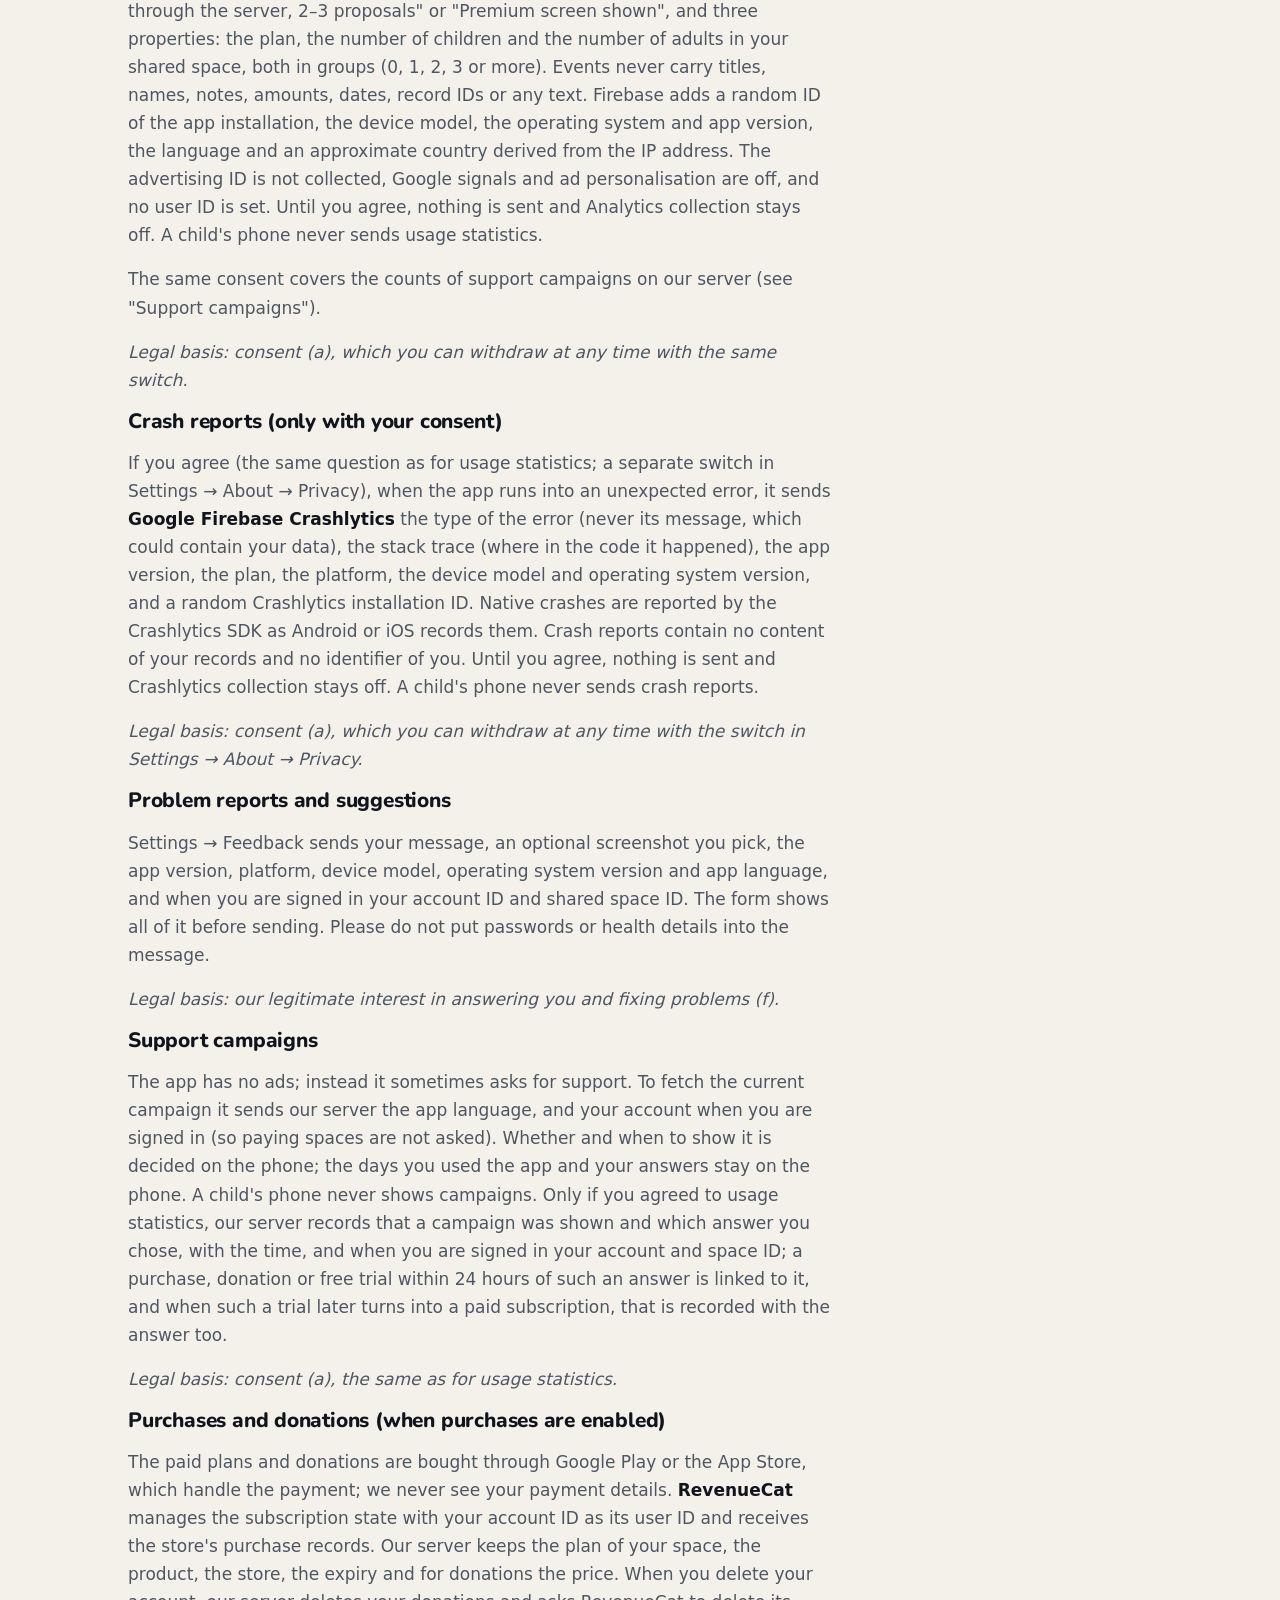
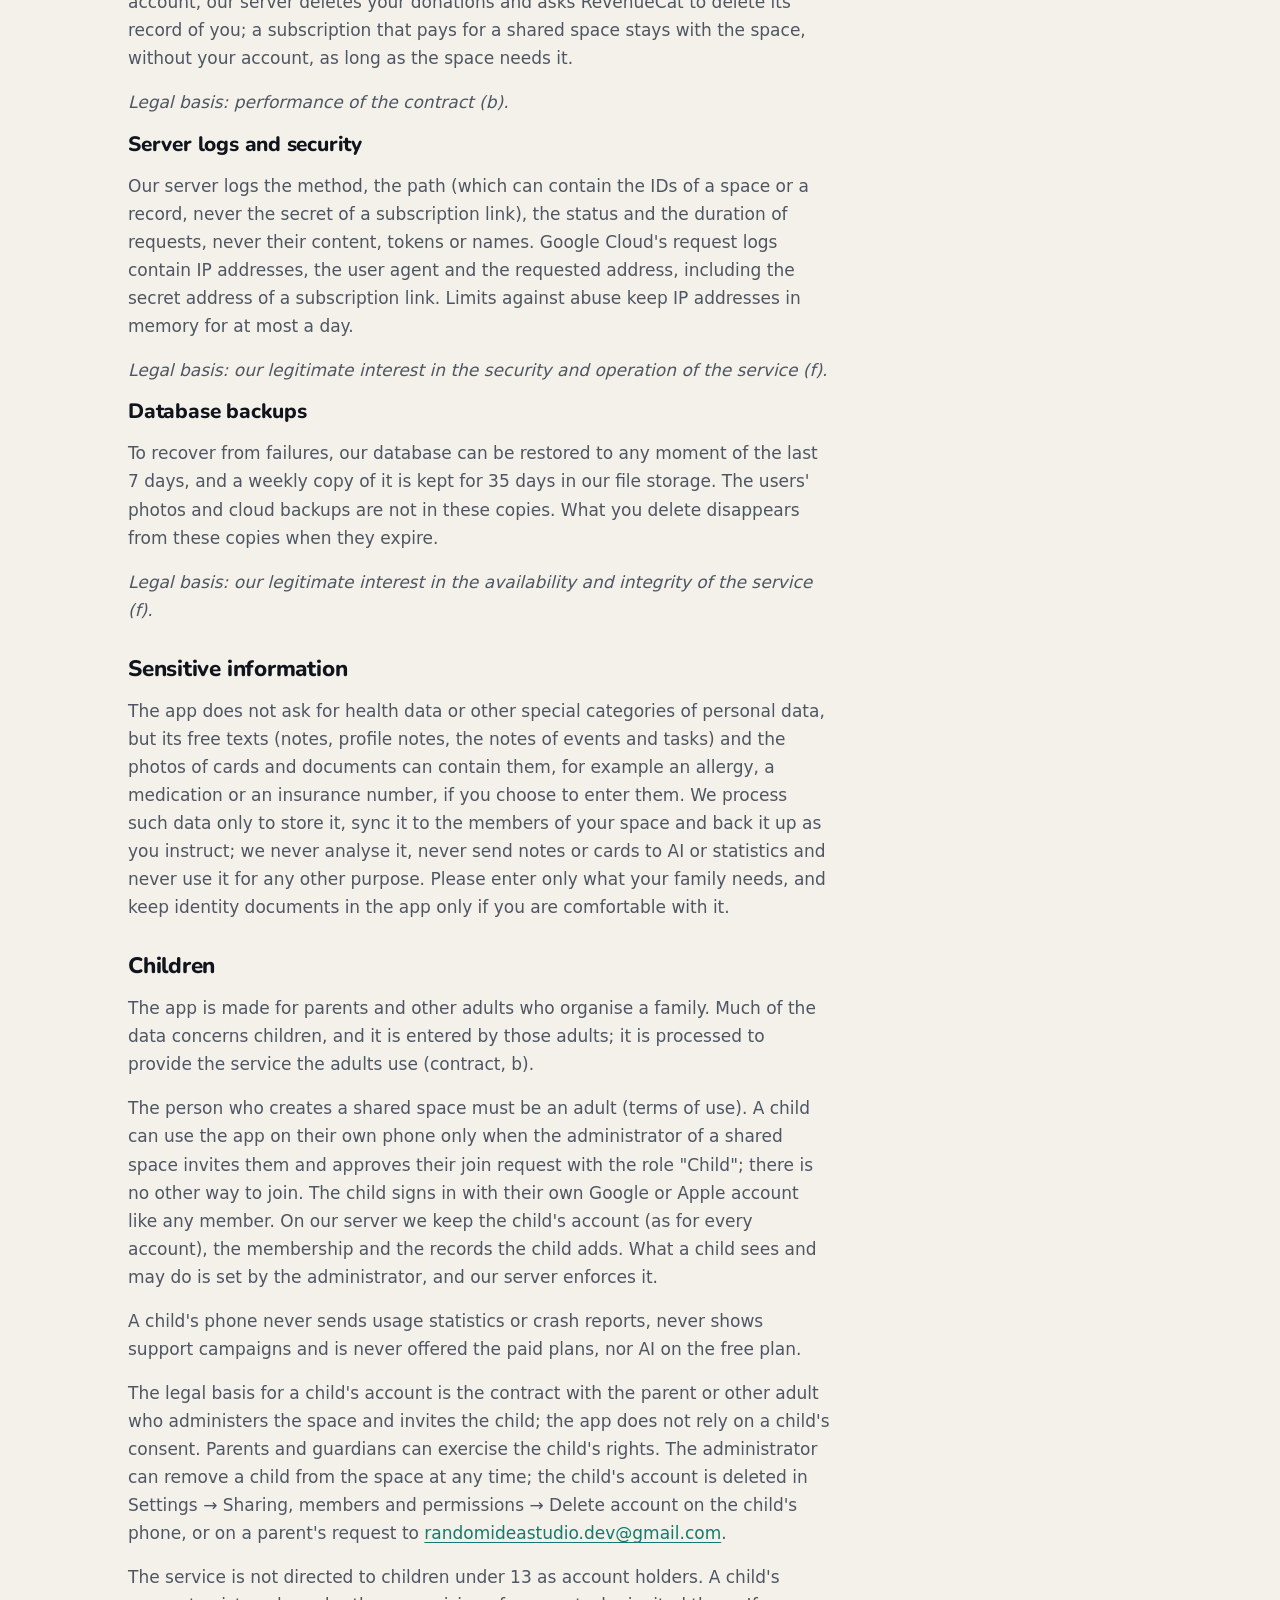
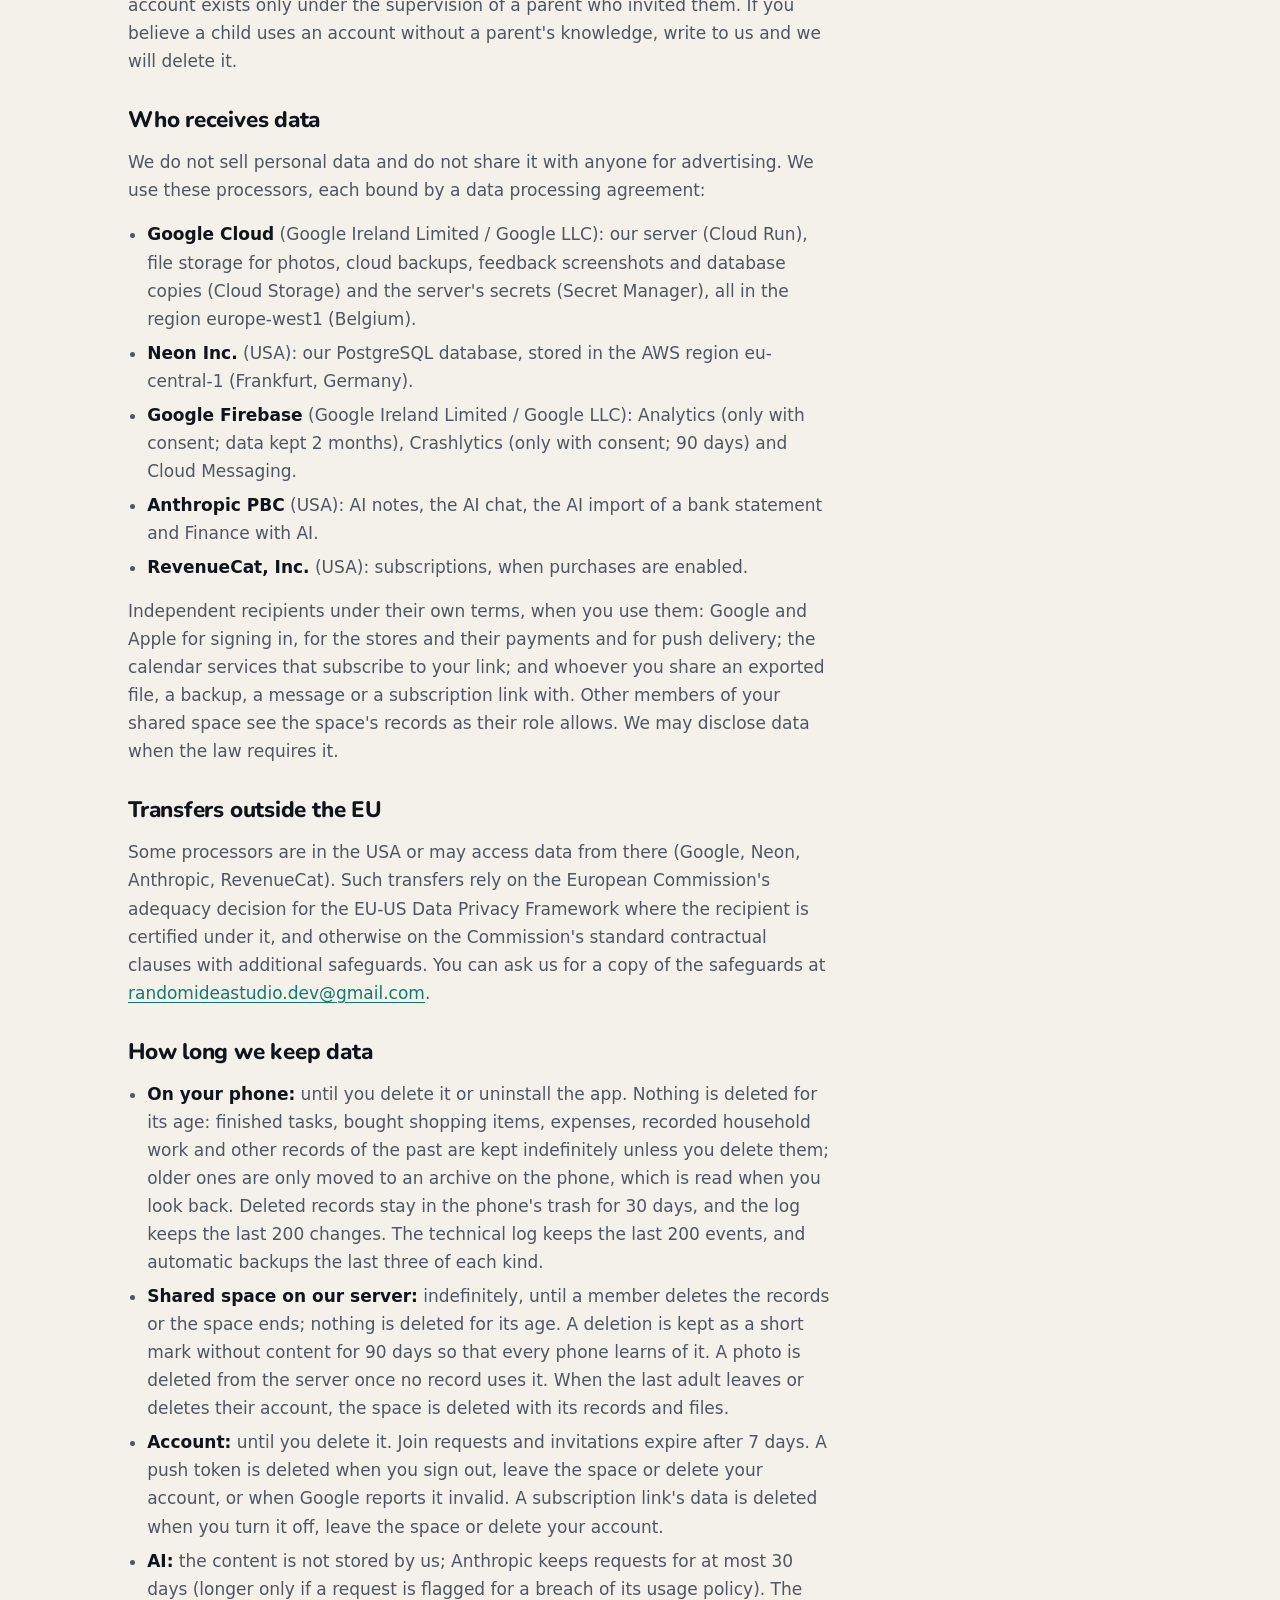
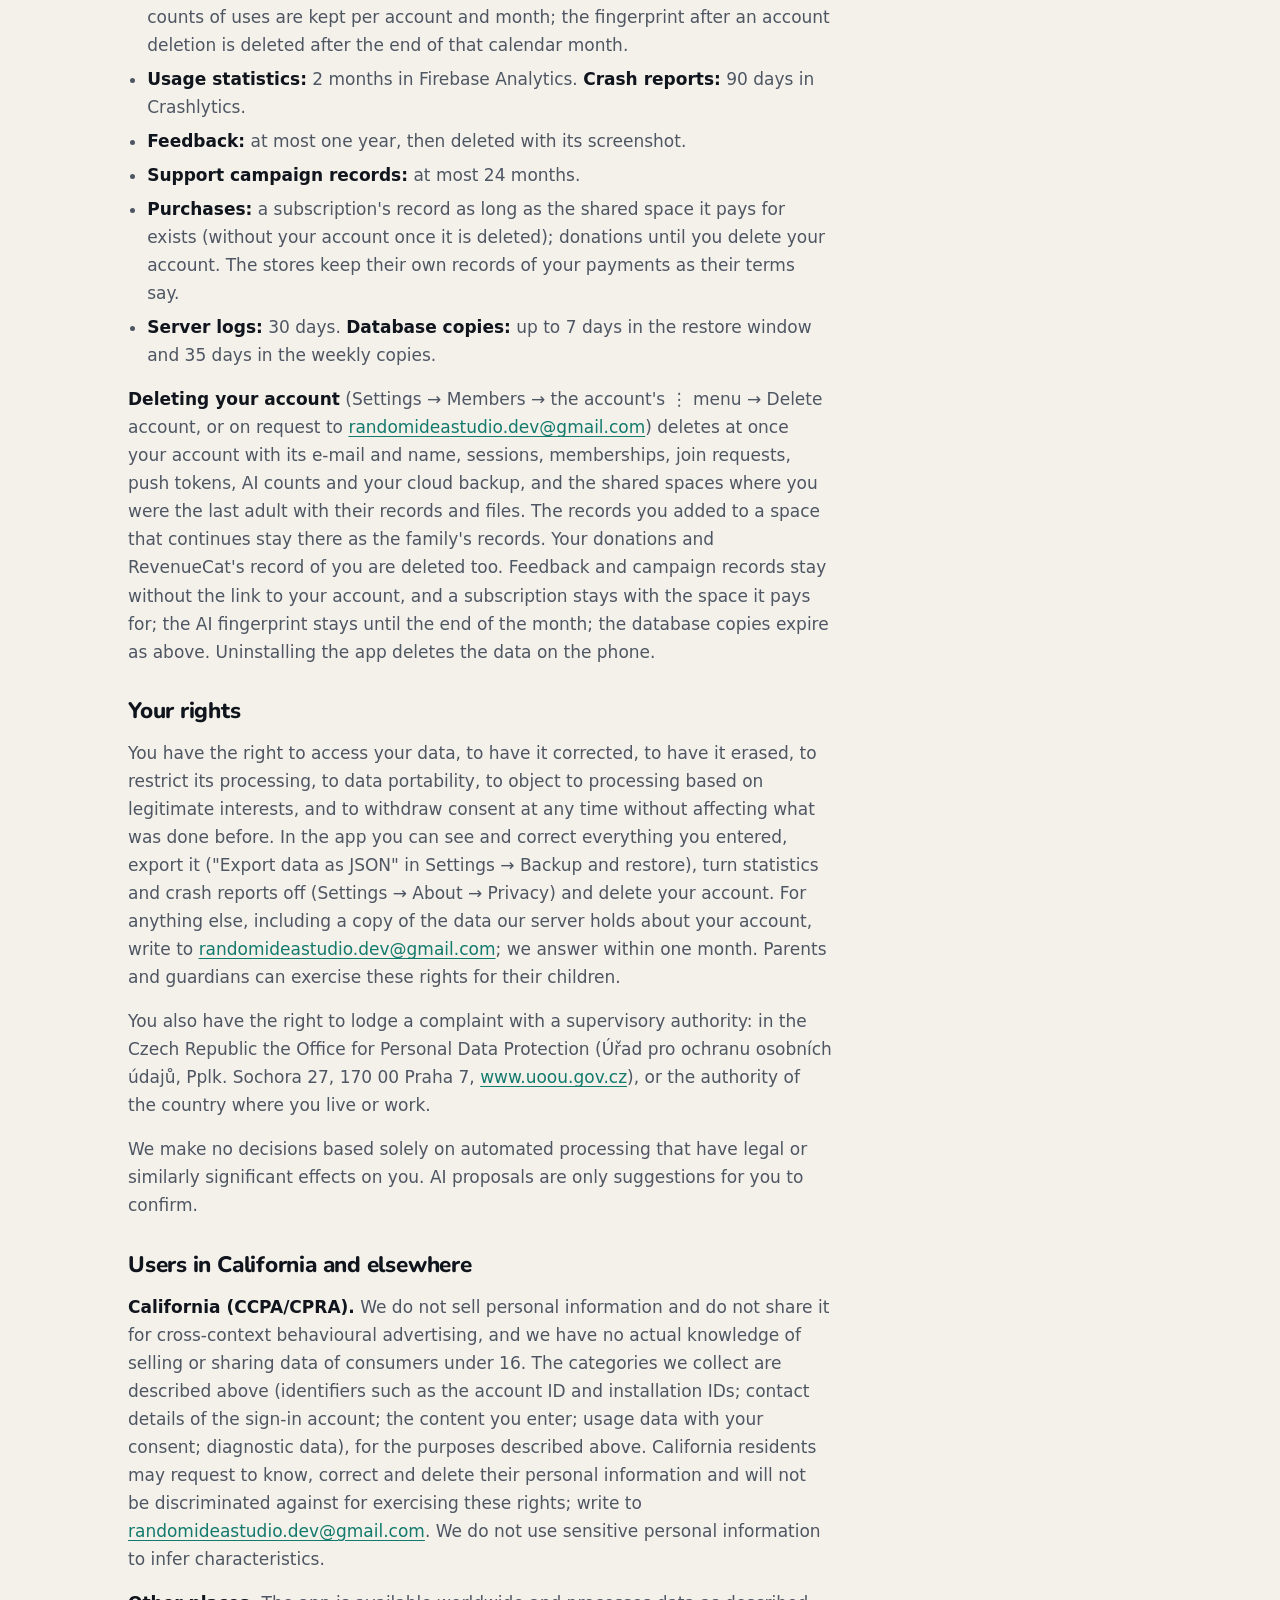
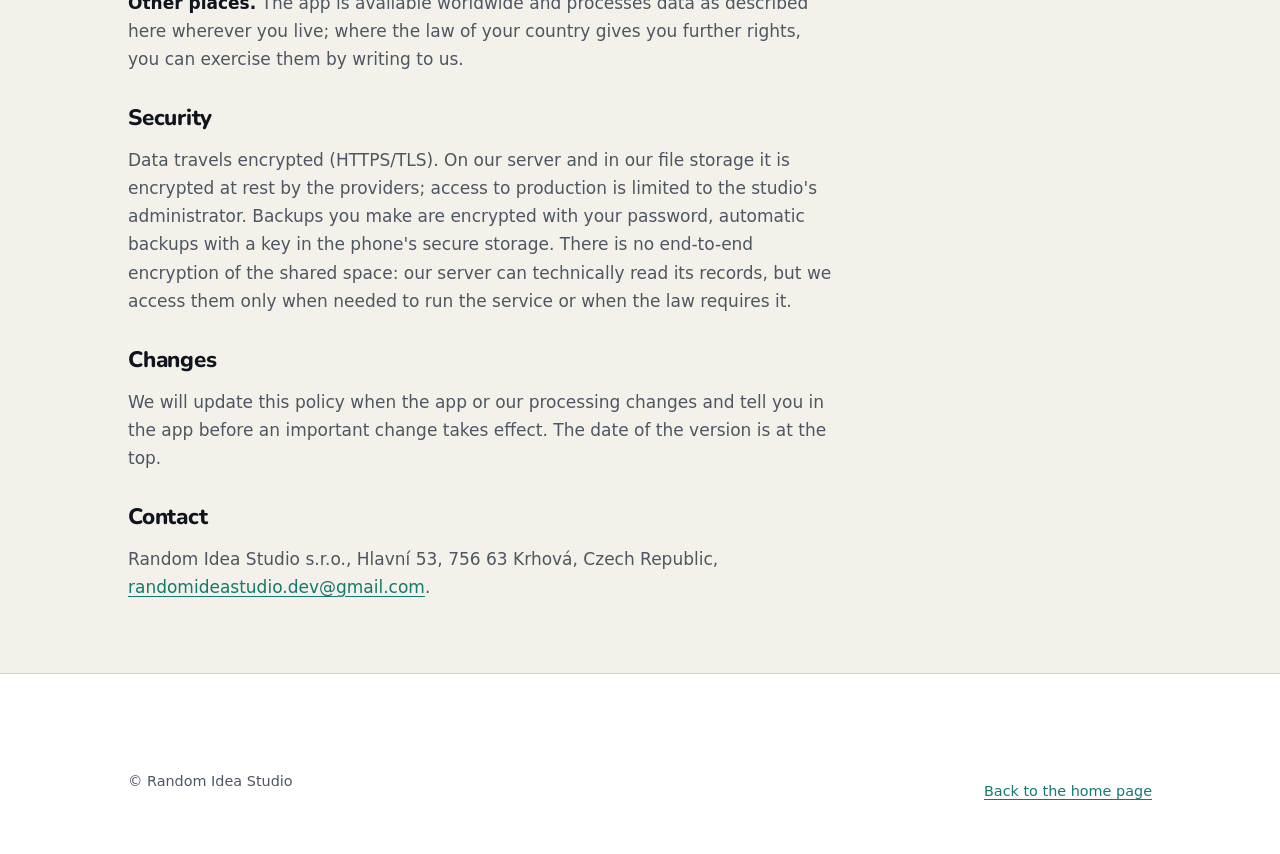
<file: second-shift-manager-privacy.html>
<!doctype html>
<html lang="en">
<head>
<meta charset="utf-8">
<meta name="viewport" content="width=device-width, initial-scale=1, viewport-fit=cover">
<title>Privacy policy of Second Shift Manager · Random Idea Studio</title>
<meta name="description" content="How the Second Shift Manager app and its server handle personal data.">
<meta name="theme-color" content="#10141C">
<link rel="icon" href="favicon.svg" type="image/svg+xml">
<link rel="stylesheet" href="style.css">
</head>
<body>

<header class="top">
  <div class="wrap">
    <a class="brand" href="index.html" aria-label="Random Idea Studio, home page">
      <svg viewBox="260 200 504 630" aria-hidden="true">
        <g class="dots"><circle cx="320" cy="560" r="24"/><circle cx="292" cy="452" r="28"/><circle cx="320" cy="340" r="20"/><circle cx="400" cy="260" r="28"/><circle cx="512" cy="232" r="24"/><circle cx="620" cy="260" r="20"/><circle cx="704" cy="340" r="28"/><circle cx="732" cy="452" r="24"/><circle cx="704" cy="560" r="20"/><circle cx="444" cy="660" r="24"/><circle cx="580" cy="660" r="24"/><circle cx="452" cy="732" r="20"/><circle cx="512" cy="732" r="20"/><circle cx="572" cy="732" r="20"/><circle cx="484" cy="796" r="20"/><circle cx="540" cy="796" r="20"/><circle cx="420" cy="420" r="16"/><circle cx="612" cy="524" r="16"/></g>
        <circle class="core" cx="512" cy="460" r="60"/>
      </svg>
      <span>Random Idea <b>Studio</b></span>
    </a>
    <nav aria-label="Main">
      <ul>
        <li><a href="index.html">Home</a></li>
        <li><a href="index.html#projects">Projects</a></li>
        <li><a href="index.html#contact">Contact</a></li>
      </ul>
    </nav>
  </div>
</header>

<main class="doc">
  <div class="wrap">
    <div class="prose">
      <p class="eyebrow">Second Shift Manager</p>
      <h1>Privacy policy</h1>
      <p>Version of 17 November 2026. The same text is shown in the app (Settings → About).</p>
      <h2>Who we are</h2>
      <p>Second Shift Manager ("the app") is made by <strong>Random Idea Studio s.r.o.</strong>, company ID (IČO) 30264138, Hlavní 53, 756 63 Krhová, Czech Republic, registered in the Commercial Register kept by the Regional Court in Ostrava, file C 105915. We are the controller of the personal data described here. Contact for anything about privacy: <strong><a href="mailto:randomideastudio.dev@gmail.com">randomideastudio.dev@gmail.com</a></strong>. We have not appointed a data protection officer; write to the same address.</p>
      <p>This policy says what the app and our server do with personal data, why, on what legal basis, who else receives it and for how long it is kept. It applies to the app on Android and iOS and to our server.</p>
      <h2>The short version</h2>
      <ul>
      <li>What you enter is stored on your phone. Without an account nothing of it leaves the phone.</li>
      <li>With an account you can share a family space; its records are then synced through our server so that your family sees the same data.</li>
      <li>Usage statistics and crash reports are sent only if you agree. Neither ever contains the content of your records.</li>
      <li>AI features send only what you ask them to process, with the records they may refer to, and only when you use them.</li>
      <li>We have no ads, we do not sell or share personal data for advertising and we do not track you across apps or websites.</li>
      </ul>
      <h2>What we process, why and on what legal basis</h2>
      <p>The legal bases are those of the EU General Data Protection Regulation (GDPR), Article 6(1): (b) performance of the contract with you, that is providing the app and its services as described in the terms of use; (c) a legal obligation; (f) our legitimate interests, which we name each time; and (a) your consent.</p>
      <h3>On your phone</h3>
      <p>Everything you enter is stored in the app's private storage on your phone: children and other people (names, and optional profile details such as phone numbers, e-mail and postal addresses, birth dates, clothing and shoe sizes, notes, contact people and photos), events (with their place, people and things to bring), tasks (with their time, steps and ticks), household work you record, shopping lists, notes, recipes, favourite activities, school timetables (lessons, subjects, short notes and term dates), wish lists (with prices, notes, shop links and which adult will buy a wish), children's chores and stars, things and places (with expiry dates), cards and documents (Premium: a name, a note and photos of both sides, for example of a loyalty card, an insurance card or an identity document), warranties of purchased things (a name, the day of the purchase, the warranty in months, a note and, with Premium, a photo of the receipt), your private pages of Mine (blocks with a title, text and, if you add them, a date, a time and a tick), expenses, repeating expenses with their payment reminders, budgets, and a log of the last 200 changes of these records (the record's name, what happened, when and who did it). The app also keeps settings, a technical log of the last 200 events on this phone (codes and numbers only, never content), a trash of what was deleted on this phone and automatic backups.</p>
      <p>Reminders, the home screen widget, public holidays and the PDFs of a person's week and school timetable are made on the phone from this data; nothing is sent for them. Android's system backup is turned off and the app's data is excluded from iPhone backups.</p>
      <p>Automatic backups (about once a week and before risky steps such as leaving a shared space; the last three of each kind) are encrypted with a random key kept in the phone's secure storage and never leave the phone. A manual backup is a file encrypted with your password, saved or shared where you choose. "Export data as JSON" saves the records you can see as one readable, unencrypted file wherever you choose.</p>
      <p>"Load from phone contacts" opens the phone's own contact picker; the app has no access to your address book and receives only the one contact you pick, which it fills into the form like a typed entry. Other calendars shown in the app use the phone's calendars only when you turn them on (see below).</p>
      <p><em>Legal basis: performance of the contract (b).</em></p>
      <h3>Account and sign-in</h3>
      <p>You need an account only for sharing, AI through our server, the cloud backup and the paid plans. You sign in with Google or Apple. Our server then receives and keeps the provider, its stable user ID, and the e-mail address and name of that account as the provider shares them (Apple may give a private relay address and gives the name only at the first sign-in), and gives you an account ID of ours. Each sign-in updates them. The e-mail and name are shown to the administrator of a shared space you ask to join, so that they recognise who is asking, and, once you are a member, to the members of the shared space you belong to, next to the family's person your account is paired with (Settings → Members), so that everyone sees which account is whose; they are never shown to anyone else. We can look up an account by its sign-in e-mail, only to give a plan for free or to help you when you write to us. The e-mail and name are never used to contact you or for anything else. Sign-in sessions last at most 60 days unless renewed.</p>
      <p><em>Legal basis: performance of the contract (b).</em></p>
      <h3>Shared space</h3>
      <p>When you create or join a shared space, its records are synced through our server and stored there: everything listed under "On your phone" except settings, the technical log, the trash and automatic backups. The administrator decides who joins (each join request waits for their approval), who each new member is among the family's people, each member's role and what each member sees and may do; a member receives only what the administrator allows them (an adult everything until the administrator limits it, a child by default no expenses), and only adults' devices receive who buys a wish. Every member sees the log of changes with who changed which record. So that a change can be undone from any phone with full access, the log entry of a member with full access also keeps the records that change wrote as they were before it; children and members whose access is limited never receive that part. A deleted record's earlier data can therefore stay in the log, at most until its entry falls out of the newest 200 changes of the space. Photos (Premium), including the photos of cards and documents, are stored in our file storage and sent only to the members of the space whose role may see them. Your private pages of Mine are stored on our server too, but only your own account ever receives them: other members and the administrator never get them, they are not in the log of changes and never sent to AI. They are not end-to-end encrypted on the server. When you leave the space, are removed from it or delete your account, they are deleted from the server.</p>
      <p><em>Legal basis: performance of the contract (b).</em></p>
      <h3>Cloud backup</h3>
      <p>The cloud backup is the same password-encrypted file as a manual backup, stored on our server, one per account. We cannot read it. It is replaced by the next one and deleted with your account.</p>
      <p><em>Legal basis: performance of the contract (b).</em></p>
      <h3>AI notes and the AI chat</h3>
      <p>When you ask the app to process a note or a photo, or a receipt photo of an expense (Fill in the expense with AI in the expense form), or write to the AI chat, the app sends to our server, and our server to <strong>Anthropic</strong> (the Claude models):</p>
      <ul>
      <li>the text of the note, the photo, or the chat conversation; a receipt photo goes as the app stores it, without metadata such as the place or the camera;</li>
      <li>the records it may refer to, which the app always sends with it: the names and kinds (child, adult, contact in the shared space, other contact) of people; the names of places, expense categories, things, favourite activities and shopping lists (never their items); the title, dates, time, place, repeat, people, the person who takes care of it and the activity of events in the next 30 days; the title, date, time, repeat and people of open tasks; and expenses of the last 30 days (title, date, amount, currency, whether paid, who paid, category, person, activity);</li>
      <li>today's date and short hints for the app's language, such as the currency and the date format.</li>
      </ul>
      <p>Never sent: notes, profile details (phone numbers, addresses, birth dates, sizes, contact people, photos), photos of things, cards and documents, a receipt photo you have not chosen to send, wishes, timetables, chores, work records or any other record. On a child's phone only records they may see are sent. The server checks every field against a fixed list and refuses anything else.</p>
      <p><strong>Importing a bank statement with AI</strong> (Premium, for whoever may add expenses, a child only with Finance from the administrator; Finance → ⋮ → Import a statement with AI): only when you choose it and confirm, the app sends the statement you picked (a PDF, or a photo without metadata such as the place or the camera) to our server, and our server to Anthropic, together with today's date, your default currency and the names of your expense categories; no other record. The statement can hold your account number, balances and the names of the people and shops you paid or who paid you. Our server does not store or log it; it only counts the AI requests the statement uses. Anthropic reads it as for any AI request (see below). Back on your phone you choose which payments to keep: only those are saved as your expenses and incomes, with the date, a short description, the amount, the currency and a category, and the app removes account numbers, IBANs and card numbers from the descriptions before saving. The statement itself is not saved in the app.</p>
      <p><strong>Finance with AI</strong> (Premium, for whoever sees Finance, a child only with Finance from the administrator; Finance → Discuss with AI): only when you write in this chat, the app sends your message and the conversation before it to our server, and our server to Anthropic, together with the totals of your Finance: for the last 12 months the income and expenses by month and by expense category (with the categories' names), the repeating expenses and incomes (their name, amount and repeat) and your budgets with what this month has used of them. It never sends a single payment or its description, the people of the family, who paid, notes, photos, account numbers, Cards &amp; documents or private pages. Our server does not store or log the conversation or the totals; it only counts the message against the month's AI quota. The conversation stays on your phone until you clear it. Anthropic reads it as for any AI request (see below). A budget the AI suggests is saved only when you confirm it.</p>
      <p>Our server does not store or log the content of AI requests; it only counts uses for the monthly quota and requests for the daily limit. Anthropic processes the request as our processor under its commercial terms, does not use it to train its models, and keeps it only for a short time for abuse monitoring (see "How long we keep data"). The AI's proposals are only suggestions: nothing is saved until you confirm it. The chat conversation stays on your phone until you clear it.</p>
      <p>So that deleting an account and signing in again does not renew the free AI quota, one thing outlives a deleted account: an irreversible fingerprint of the sign-in (a keyed hash of the provider and its user ID, from which neither can be read) with the numbers of AI uses of that month and of AI requests of that day, nothing else.</p>
      <p><em>Legal basis: performance of the contract (b); for the fingerprint, our legitimate interest in protecting the free quota from abuse (f).</em></p>
      <h3>Push messages</h3>
      <p>While your phone shares a space, it gets a push token from Google Firebase Cloud Messaging (on an iPhone delivered through Apple's push service), and our server keeps it with your account and space, the platform and whether you want notifications from others. The server sends the other members' phones a silent message when something changed (so they sync) and a notification when a member chooses "Notify in the app". The messages carry no content: only the space ID and, for a notification, the kind of change, the record ID and the ID of the member who made it; each phone writes the text from its own data. Without a shared space no token is made. Notifications from others can be turned off in Settings → Reminders.</p>
      <p><em>Legal basis: performance of the contract (b).</em></p>
      <h3>Calendars</h3>
      <p><em>Other calendars in the app</em> (Standard or Premium, off by default) are read on the phone only while shown, read-only; the app never writes into the phone's calendars, and they are not stored, sent to our server or shared. An <em>.ics file</em> you import is read on the phone.</p>
      <p>The <em>subscription link</em> (Standard or Premium, off by default) makes the events of your shared space (title, note, place, dates, times, repeat, filtered by the people you choose) available at a secret address that calendar apps fetch. Anyone who has the address can read these events, and the calendar services that fetch it keep their own copy. Our server keeps a hash of the secret, the filter, the time zone and the last built calendar text; you can make a new address or turn it off at any time.</p>
      <p><em>Legal basis: performance of the contract (b).</em></p>
      <h3>Usage statistics (only with your consent)</h3>
      <p>If you agree (one question about usage statistics and crash reports appears once on the home screen; you can change each answer any time in Settings → About → Privacy), the app sends <strong>Google Firebase Analytics</strong> events such as "app opened", "tab opened: calendar", "record created: task, by hand", "AI note used: through the server, 2–3 proposals" or "Premium screen shown", and three properties: the plan, the number of children and the number of adults in your shared space, both in groups (0, 1, 2, 3 or more). Events never carry titles, names, notes, amounts, dates, record IDs or any text. Firebase adds a random ID of the app installation, the device model, the operating system and app version, the language and an approximate country derived from the IP address. The advertising ID is not collected, Google signals and ad personalisation are off, and no user ID is set. Until you agree, nothing is sent and Analytics collection stays off. A child's phone never sends usage statistics.</p>
      <p>The same consent covers the counts of support campaigns on our server (see "Support campaigns").</p>
      <p><em>Legal basis: consent (a), which you can withdraw at any time with the same switch.</em></p>
      <h3>Crash reports (only with your consent)</h3>
      <p>If you agree (the same question as for usage statistics; a separate switch in Settings → About → Privacy), when the app runs into an unexpected error, it sends <strong>Google Firebase Crashlytics</strong> the type of the error (never its message, which could contain your data), the stack trace (where in the code it happened), the app version, the plan, the platform, the device model and operating system version, and a random Crashlytics installation ID. Native crashes are reported by the Crashlytics SDK as Android or iOS records them. Crash reports contain no content of your records and no identifier of you. Until you agree, nothing is sent and Crashlytics collection stays off. A child's phone never sends crash reports.</p>
      <p><em>Legal basis: consent (a), which you can withdraw at any time with the switch in Settings → About → Privacy.</em></p>
      <h3>Problem reports and suggestions</h3>
      <p>Settings → Feedback sends your message, an optional screenshot you pick, the app version, platform, device model, operating system version and app language, and when you are signed in your account ID and shared space ID. The form shows all of it before sending. Please do not put passwords or health details into the message.</p>
      <p><em>Legal basis: our legitimate interest in answering you and fixing problems (f).</em></p>
      <h3>Support campaigns</h3>
      <p>The app has no ads; instead it sometimes asks for support. To fetch the current campaign it sends our server the app language, and your account when you are signed in (so paying spaces are not asked). Whether and when to show it is decided on the phone; the days you used the app and your answers stay on the phone. A child's phone never shows campaigns. Only if you agreed to usage statistics, our server records that a campaign was shown and which answer you chose, with the time, and when you are signed in your account and space ID; a purchase, donation or free trial within 24 hours of such an answer is linked to it, and when such a trial later turns into a paid subscription, that is recorded with the answer too.</p>
      <p><em>Legal basis: consent (a), the same as for usage statistics.</em></p>
      <h3>Purchases and donations (when purchases are enabled)</h3>
      <p>The paid plans and donations are bought through Google Play or the App Store, which handle the payment; we never see your payment details. <strong>RevenueCat</strong> manages the subscription state with your account ID as its user ID and receives the store's purchase records. Our server keeps the plan of your space, the product, the store, the expiry and for donations the price. When you delete your account, our server deletes your donations and asks RevenueCat to delete its record of you; a subscription that pays for a shared space stays with the space, without your account, as long as the space needs it.</p>
      <p><em>Legal basis: performance of the contract (b).</em></p>
      <h3>Server logs and security</h3>
      <p>Our server logs the method, the path (which can contain the IDs of a space or a record, never the secret of a subscription link), the status and the duration of requests, never their content, tokens or names. Google Cloud's request logs contain IP addresses, the user agent and the requested address, including the secret address of a subscription link. Limits against abuse keep IP addresses in memory for at most a day.</p>
      <p><em>Legal basis: our legitimate interest in the security and operation of the service (f).</em></p>
      <h3>Database backups</h3>
      <p>To recover from failures, our database can be restored to any moment of the last 7 days, and a weekly copy of it is kept for 35 days in our file storage. The users' photos and cloud backups are not in these copies. What you delete disappears from these copies when they expire.</p>
      <p><em>Legal basis: our legitimate interest in the availability and integrity of the service (f).</em></p>
      <h2>Sensitive information</h2>
      <p>The app does not ask for health data or other special categories of personal data, but its free texts (notes, profile notes, the notes of events and tasks) and the photos of cards and documents can contain them, for example an allergy, a medication or an insurance number, if you choose to enter them. We process such data only to store it, sync it to the members of your space and back it up as you instruct; we never analyse it, never send notes or cards to AI or statistics and never use it for any other purpose. Please enter only what your family needs, and keep identity documents in the app only if you are comfortable with it.</p>
      <h2>Children</h2>
      <p>The app is made for parents and other adults who organise a family. Much of the data concerns children, and it is entered by those adults; it is processed to provide the service the adults use (contract, b).</p>
      <p>The person who creates a shared space must be an adult (terms of use). A child can use the app on their own phone only when the administrator of a shared space invites them and approves their join request with the role "Child"; there is no other way to join. The child signs in with their own Google or Apple account like any member. On our server we keep the child's account (as for every account), the membership and the records the child adds. What a child sees and may do is set by the administrator, and our server enforces it.</p>
      <p>A child's phone never sends usage statistics or crash reports, never shows support campaigns and is never offered the paid plans, nor AI on the free plan.</p>
      <p>The legal basis for a child's account is the contract with the parent or other adult who administers the space and invites the child; the app does not rely on a child's consent. Parents and guardians can exercise the child's rights. The administrator can remove a child from the space at any time; the child's account is deleted in Settings → Sharing, members and permissions → Delete account on the child's phone, or on a parent's request to <a href="mailto:randomideastudio.dev@gmail.com">randomideastudio.dev@gmail.com</a>.</p>
      <p>The service is not directed to children under 13 as account holders. A child's account exists only under the supervision of a parent who invited them. If you believe a child uses an account without a parent's knowledge, write to us and we will delete it.</p>
      <h2>Who receives data</h2>
      <p>We do not sell personal data and do not share it with anyone for advertising. We use these processors, each bound by a data processing agreement:</p>
      <ul>
      <li><strong>Google Cloud</strong> (Google Ireland Limited / Google LLC): our server (Cloud Run), file storage for photos, cloud backups, feedback screenshots and database copies (Cloud Storage) and the server's secrets (Secret Manager), all in the region europe-west1 (Belgium).</li>
      <li><strong>Neon Inc.</strong> (USA): our PostgreSQL database, stored in the AWS region eu-central-1 (Frankfurt, Germany).</li>
      <li><strong>Google Firebase</strong> (Google Ireland Limited / Google LLC): Analytics (only with consent; data kept 2 months), Crashlytics (only with consent; 90 days) and Cloud Messaging.</li>
      <li><strong>Anthropic PBC</strong> (USA): AI notes, the AI chat, the AI import of a bank statement and Finance with AI.</li>
      <li><strong>RevenueCat, Inc.</strong> (USA): subscriptions, when purchases are enabled.</li>
      </ul>
      <p>Independent recipients under their own terms, when you use them: Google and Apple for signing in, for the stores and their payments and for push delivery; the calendar services that subscribe to your link; and whoever you share an exported file, a backup, a message or a subscription link with. Other members of your shared space see the space's records as their role allows. We may disclose data when the law requires it.</p>
      <h2>Transfers outside the EU</h2>
      <p>Some processors are in the USA or may access data from there (Google, Neon, Anthropic, RevenueCat). Such transfers rely on the European Commission's adequacy decision for the EU-US Data Privacy Framework where the recipient is certified under it, and otherwise on the Commission's standard contractual clauses with additional safeguards. You can ask us for a copy of the safeguards at <a href="mailto:randomideastudio.dev@gmail.com">randomideastudio.dev@gmail.com</a>.</p>
      <h2>How long we keep data</h2>
      <ul>
      <li><strong>On your phone:</strong> until you delete it or uninstall the app. Nothing is deleted for its age: finished tasks, bought shopping items, expenses, recorded household work and other records of the past are kept indefinitely unless you delete them; older ones are only moved to an archive on the phone, which is read when you look back. Deleted records stay in the phone's trash for 30 days, and the log keeps the last 200 changes. The technical log keeps the last 200 events, and automatic backups the last three of each kind.</li>
      <li><strong>Shared space on our server:</strong> indefinitely, until a member deletes the records or the space ends; nothing is deleted for its age. A deletion is kept as a short mark without content for 90 days so that every phone learns of it. A photo is deleted from the server once no record uses it. When the last adult leaves or deletes their account, the space is deleted with its records and files.</li>
      <li><strong>Account:</strong> until you delete it. Join requests and invitations expire after 7 days. A push token is deleted when you sign out, leave the space or delete your account, or when Google reports it invalid. A subscription link's data is deleted when you turn it off, leave the space or delete your account.</li>
      <li><strong>AI:</strong> the content is not stored by us; Anthropic keeps requests for at most 30 days (longer only if a request is flagged for a breach of its usage policy). The counts of uses are kept per account and month; the fingerprint after an account deletion is deleted after the end of that calendar month.</li>
      <li><strong>Usage statistics:</strong> 2 months in Firebase Analytics. <strong>Crash reports:</strong> 90 days in Crashlytics.</li>
      <li><strong>Feedback:</strong> at most one year, then deleted with its screenshot.</li>
      <li><strong>Support campaign records:</strong> at most 24 months.</li>
      <li><strong>Purchases:</strong> a subscription's record as long as the shared space it pays for exists (without your account once it is deleted); donations until you delete your account. The stores keep their own records of your payments as their terms say.</li>
      <li><strong>Server logs:</strong> 30 days. <strong>Database copies:</strong> up to 7 days in the restore window and 35 days in the weekly copies.</li>
      </ul>
      <p><strong>Deleting your account</strong> (Settings → Members → the account's ⋮ menu → Delete account, or on request to <a href="mailto:randomideastudio.dev@gmail.com">randomideastudio.dev@gmail.com</a>) deletes at once your account with its e-mail and name, sessions, memberships, join requests, push tokens, AI counts and your cloud backup, and the shared spaces where you were the last adult with their records and files. The records you added to a space that continues stay there as the family's records. Your donations and RevenueCat's record of you are deleted too. Feedback and campaign records stay without the link to your account, and a subscription stays with the space it pays for; the AI fingerprint stays until the end of the month; the database copies expire as above. Uninstalling the app deletes the data on the phone.</p>
      <h2>Your rights</h2>
      <p>You have the right to access your data, to have it corrected, to have it erased, to restrict its processing, to data portability, to object to processing based on legitimate interests, and to withdraw consent at any time without affecting what was done before. In the app you can see and correct everything you entered, export it ("Export data as JSON" in Settings → Backup and restore), turn statistics and crash reports off (Settings → About → Privacy) and delete your account. For anything else, including a copy of the data our server holds about your account, write to <a href="mailto:randomideastudio.dev@gmail.com">randomideastudio.dev@gmail.com</a>; we answer within one month. Parents and guardians can exercise these rights for their children.</p>
      <p>You also have the right to lodge a complaint with a supervisory authority: in the Czech Republic the Office for Personal Data Protection (Úřad pro ochranu osobních údajů, Pplk. Sochora 27, 170 00 Praha 7, <a href="https://uoou.gov.cz">www.uoou.gov.cz</a>), or the authority of the country where you live or work.</p>
      <p>We make no decisions based solely on automated processing that have legal or similarly significant effects on you. AI proposals are only suggestions for you to confirm.</p>
      <h2>Users in California and elsewhere</h2>
      <p><strong>California (CCPA/CPRA).</strong> We do not sell personal information and do not share it for cross-context behavioural advertising, and we have no actual knowledge of selling or sharing data of consumers under 16. The categories we collect are described above (identifiers such as the account ID and installation IDs; contact details of the sign-in account; the content you enter; usage data with your consent; diagnostic data), for the purposes described above. California residents may request to know, correct and delete their personal information and will not be discriminated against for exercising these rights; write to <a href="mailto:randomideastudio.dev@gmail.com">randomideastudio.dev@gmail.com</a>. We do not use sensitive personal information to infer characteristics.</p>
      <p><strong>Other places.</strong> The app is available worldwide and processes data as described here wherever you live; where the law of your country gives you further rights, you can exercise them by writing to us.</p>
      <h2>Security</h2>
      <p>Data travels encrypted (HTTPS/TLS). On our server and in our file storage it is encrypted at rest by the providers; access to production is limited to the studio's administrator. Backups you make are encrypted with your password, automatic backups with a key in the phone's secure storage. There is no end-to-end encryption of the shared space: our server can technically read its records, but we access them only when needed to run the service or when the law requires it.</p>
      <h2>Changes</h2>
      <p>We will update this policy when the app or our processing changes and tell you in the app before an important change takes effect. The date of the version is at the top.</p>
      <h2>Contact</h2>
      <p>Random Idea Studio s.r.o., Hlavní 53, 756 63 Krhová, Czech Republic, <a href="mailto:randomideastudio.dev@gmail.com">randomideastudio.dev@gmail.com</a>.</p>
    </div>
  </div>
</main>

<footer>
  <div class="wrap">
    <div class="fine">
      <span>© Random Idea Studio</span>
      <span><a href="index.html">Back to the home page</a></span>
    </div>
  </div>
</footer>

</body>
</html>
</file>
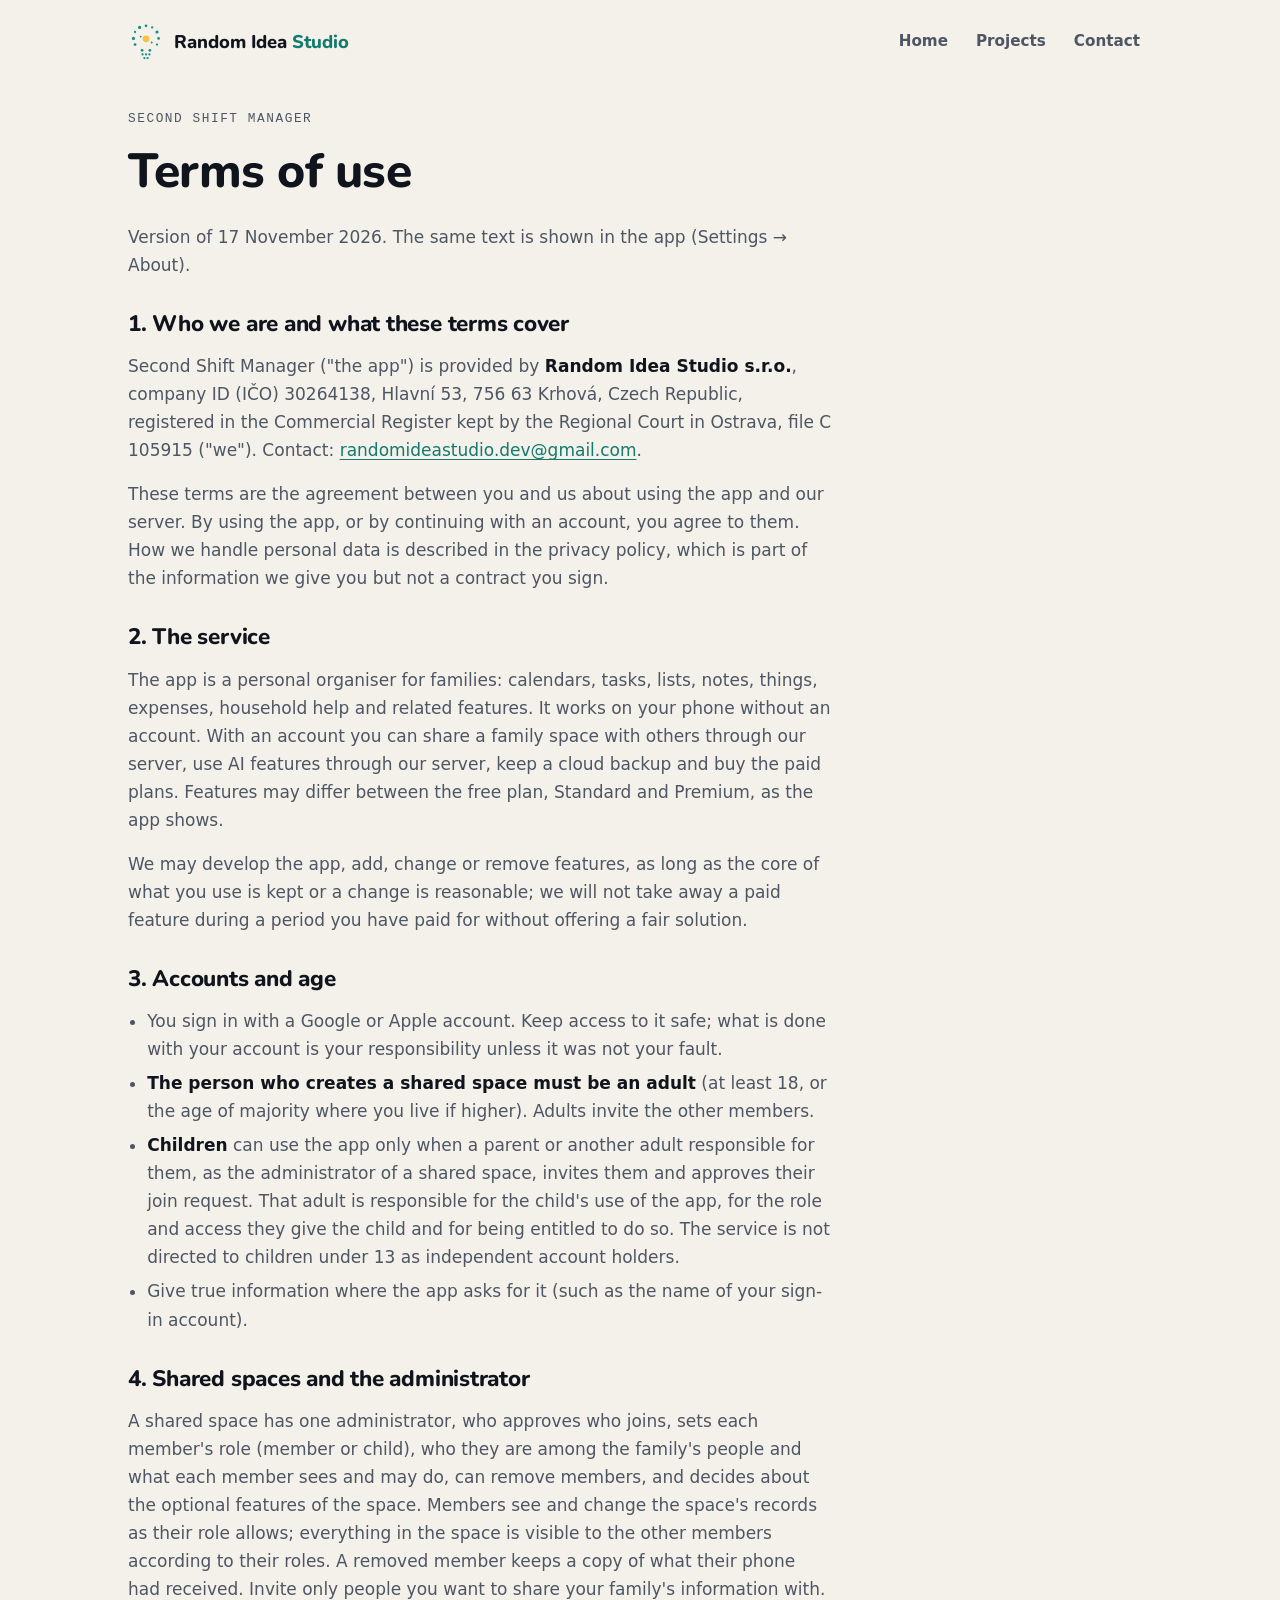
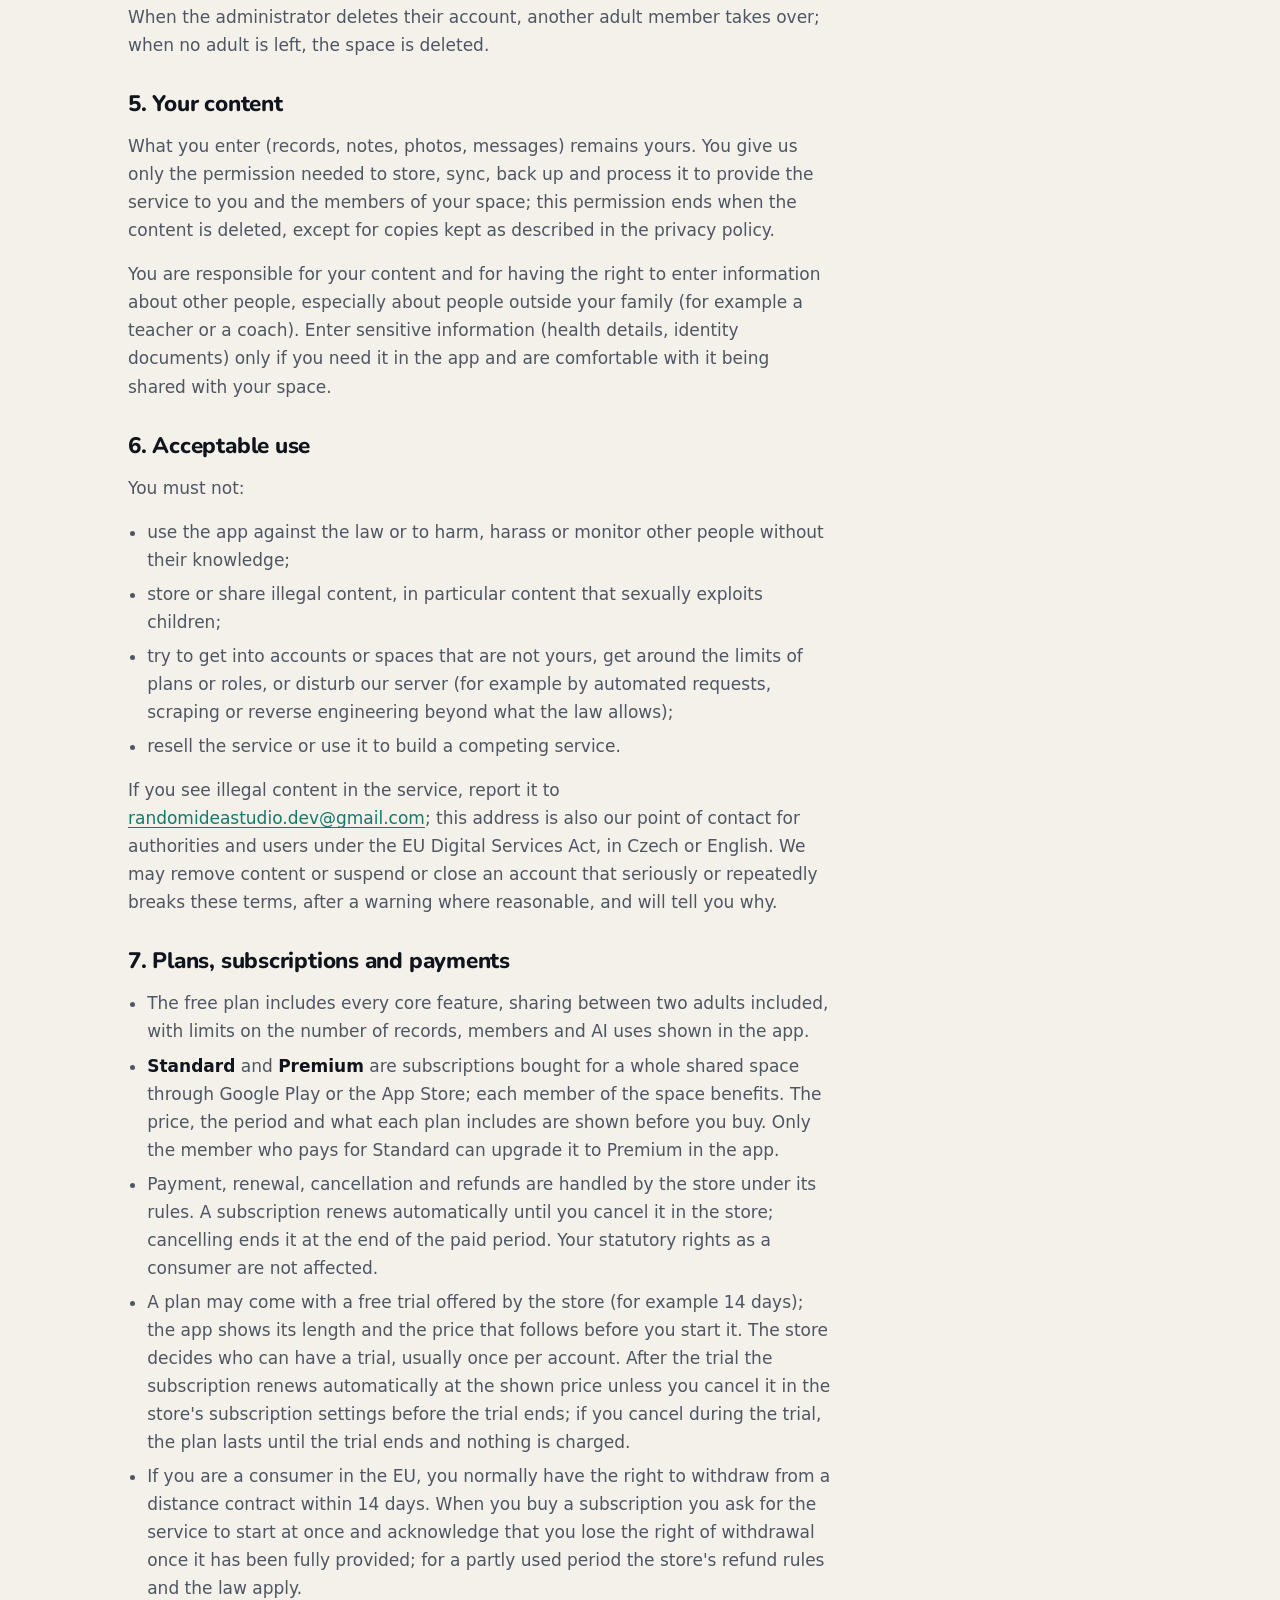
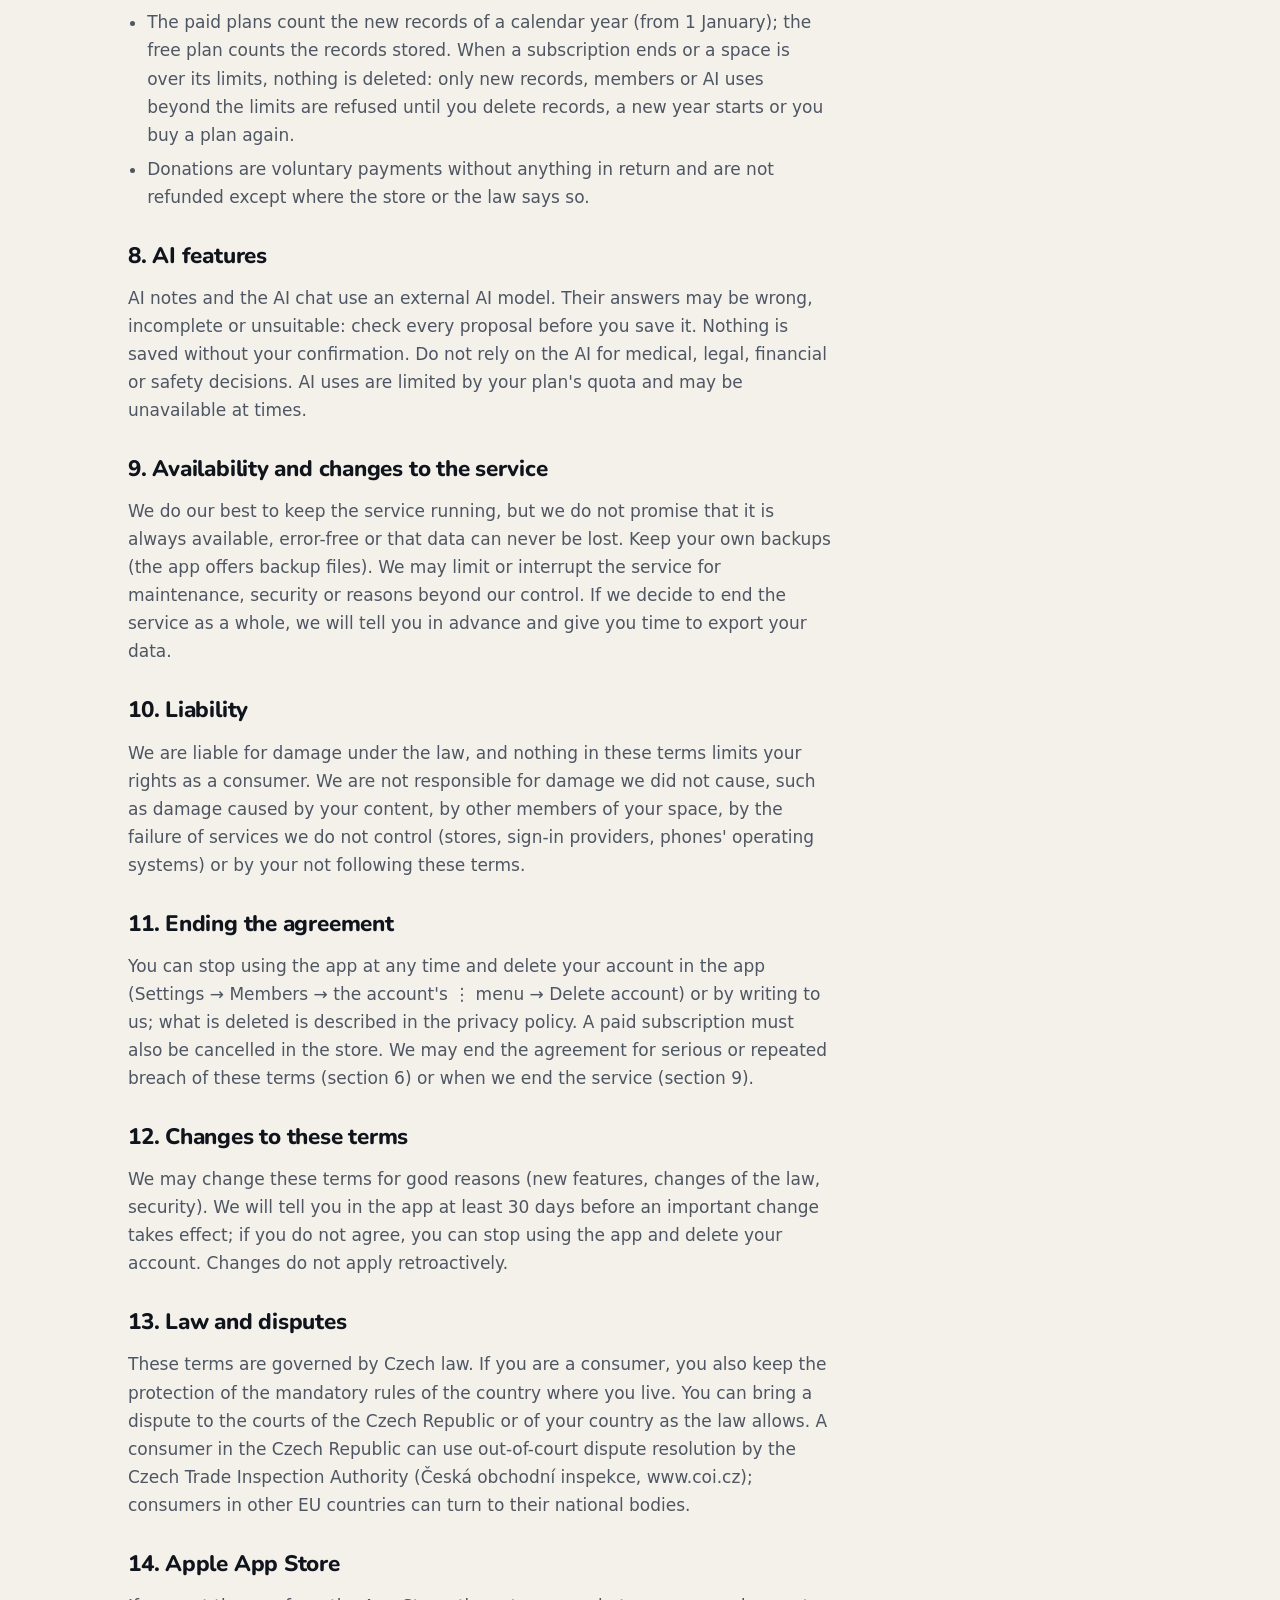
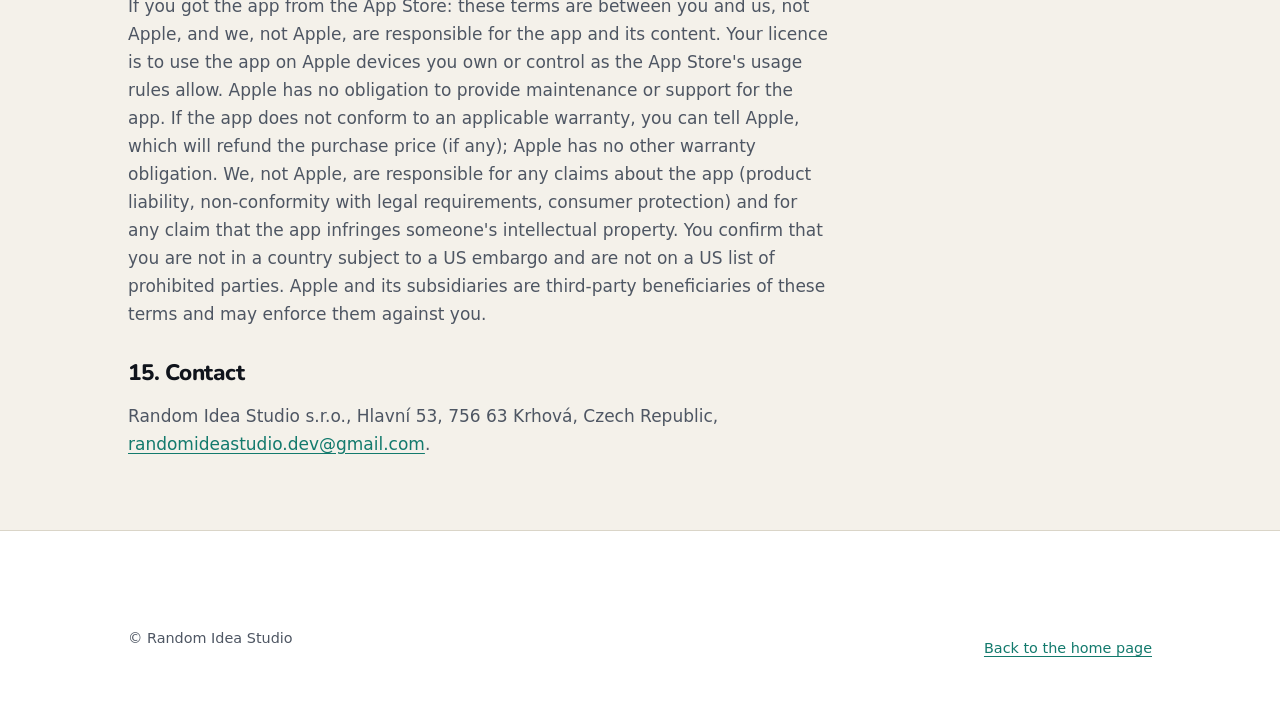
<file: second-shift-manager-terms.html>
<!doctype html>
<html lang="en">
<head>
<meta charset="utf-8">
<meta name="viewport" content="width=device-width, initial-scale=1, viewport-fit=cover">
<title>Terms of use of Second Shift Manager · Random Idea Studio</title>
<meta name="description" content="The terms of use of the Second Shift Manager app and its server.">
<meta name="theme-color" content="#10141C">
<link rel="icon" href="favicon.svg" type="image/svg+xml">
<link rel="stylesheet" href="style.css">
</head>
<body>

<header class="top">
  <div class="wrap">
    <a class="brand" href="index.html" aria-label="Random Idea Studio, home page">
      <svg viewBox="260 200 504 630" aria-hidden="true">
        <g class="dots"><circle cx="320" cy="560" r="24"/><circle cx="292" cy="452" r="28"/><circle cx="320" cy="340" r="20"/><circle cx="400" cy="260" r="28"/><circle cx="512" cy="232" r="24"/><circle cx="620" cy="260" r="20"/><circle cx="704" cy="340" r="28"/><circle cx="732" cy="452" r="24"/><circle cx="704" cy="560" r="20"/><circle cx="444" cy="660" r="24"/><circle cx="580" cy="660" r="24"/><circle cx="452" cy="732" r="20"/><circle cx="512" cy="732" r="20"/><circle cx="572" cy="732" r="20"/><circle cx="484" cy="796" r="20"/><circle cx="540" cy="796" r="20"/><circle cx="420" cy="420" r="16"/><circle cx="612" cy="524" r="16"/></g>
        <circle class="core" cx="512" cy="460" r="60"/>
      </svg>
      <span>Random Idea <b>Studio</b></span>
    </a>
    <nav aria-label="Main">
      <ul>
        <li><a href="index.html">Home</a></li>
        <li><a href="index.html#projects">Projects</a></li>
        <li><a href="index.html#contact">Contact</a></li>
      </ul>
    </nav>
  </div>
</header>

<main class="doc">
  <div class="wrap">
    <div class="prose">
      <p class="eyebrow">Second Shift Manager</p>
      <h1>Terms of use</h1>
      <p>Version of 17 November 2026. The same text is shown in the app (Settings → About).</p>
      <h2>1. Who we are and what these terms cover</h2>
      <p>Second Shift Manager ("the app") is provided by <strong>Random Idea Studio s.r.o.</strong>, company ID (IČO) 30264138, Hlavní 53, 756 63 Krhová, Czech Republic, registered in the Commercial Register kept by the Regional Court in Ostrava, file C 105915 ("we"). Contact: <a href="mailto:randomideastudio.dev@gmail.com">randomideastudio.dev@gmail.com</a>.</p>
      <p>These terms are the agreement between you and us about using the app and our server. By using the app, or by continuing with an account, you agree to them. How we handle personal data is described in the privacy policy, which is part of the information we give you but not a contract you sign.</p>
      <h2>2. The service</h2>
      <p>The app is a personal organiser for families: calendars, tasks, lists, notes, things, expenses, household help and related features. It works on your phone without an account. With an account you can share a family space with others through our server, use AI features through our server, keep a cloud backup and buy the paid plans. Features may differ between the free plan, Standard and Premium, as the app shows.</p>
      <p>We may develop the app, add, change or remove features, as long as the core of what you use is kept or a change is reasonable; we will not take away a paid feature during a period you have paid for without offering a fair solution.</p>
      <h2>3. Accounts and age</h2>
      <ul>
      <li>You sign in with a Google or Apple account. Keep access to it safe; what is done with your account is your responsibility unless it was not your fault.</li>
      <li><strong>The person who creates a shared space must be an adult</strong> (at least 18, or the age of majority where you live if higher). Adults invite the other members.</li>
      <li><strong>Children</strong> can use the app only when a parent or another adult responsible for them, as the administrator of a shared space, invites them and approves their join request. That adult is responsible for the child's use of the app, for the role and access they give the child and for being entitled to do so. The service is not directed to children under 13 as independent account holders.</li>
      <li>Give true information where the app asks for it (such as the name of your sign-in account).</li>
      </ul>
      <h2>4. Shared spaces and the administrator</h2>
      <p>A shared space has one administrator, who approves who joins, sets each member's role (member or child), who they are among the family's people and what each member sees and may do, can remove members, and decides about the optional features of the space. Members see and change the space's records as their role allows; everything in the space is visible to the other members according to their roles. A removed member keeps a copy of what their phone had received. Invite only people you want to share your family's information with. When the administrator deletes their account, another adult member takes over; when no adult is left, the space is deleted.</p>
      <h2>5. Your content</h2>
      <p>What you enter (records, notes, photos, messages) remains yours. You give us only the permission needed to store, sync, back up and process it to provide the service to you and the members of your space; this permission ends when the content is deleted, except for copies kept as described in the privacy policy.</p>
      <p>You are responsible for your content and for having the right to enter information about other people, especially about people outside your family (for example a teacher or a coach). Enter sensitive information (health details, identity documents) only if you need it in the app and are comfortable with it being shared with your space.</p>
      <h2>6. Acceptable use</h2>
      <p>You must not:</p>
      <ul>
      <li>use the app against the law or to harm, harass or monitor other people without their knowledge;</li>
      <li>store or share illegal content, in particular content that sexually exploits children;</li>
      <li>try to get into accounts or spaces that are not yours, get around the limits of plans or roles, or disturb our server (for example by automated requests, scraping or reverse engineering beyond what the law allows);</li>
      <li>resell the service or use it to build a competing service.</li>
      </ul>
      <p>If you see illegal content in the service, report it to <a href="mailto:randomideastudio.dev@gmail.com">randomideastudio.dev@gmail.com</a>; this address is also our point of contact for authorities and users under the EU Digital Services Act, in Czech or English. We may remove content or suspend or close an account that seriously or repeatedly breaks these terms, after a warning where reasonable, and will tell you why.</p>
      <h2>7. Plans, subscriptions and payments</h2>
      <ul>
      <li>The free plan includes every core feature, sharing between two adults included, with limits on the number of records, members and AI uses shown in the app.</li>
      <li><strong>Standard</strong> and <strong>Premium</strong> are subscriptions bought for a whole shared space through Google Play or the App Store; each member of the space benefits. The price, the period and what each plan includes are shown before you buy. Only the member who pays for Standard can upgrade it to Premium in the app.</li>
      <li>Payment, renewal, cancellation and refunds are handled by the store under its rules. A subscription renews automatically until you cancel it in the store; cancelling ends it at the end of the paid period. Your statutory rights as a consumer are not affected.</li>
      <li>A plan may come with a free trial offered by the store (for example 14 days); the app shows its length and the price that follows before you start it. The store decides who can have a trial, usually once per account. After the trial the subscription renews automatically at the shown price unless you cancel it in the store's subscription settings before the trial ends; if you cancel during the trial, the plan lasts until the trial ends and nothing is charged.</li>
      <li>If you are a consumer in the EU, you normally have the right to withdraw from a distance contract within 14 days. When you buy a subscription you ask for the service to start at once and acknowledge that you lose the right of withdrawal once it has been fully provided; for a partly used period the store's refund rules and the law apply.</li>
      <li>The paid plans count the new records of a calendar year (from 1 January); the free plan counts the records stored. When a subscription ends or a space is over its limits, nothing is deleted: only new records, members or AI uses beyond the limits are refused until you delete records, a new year starts or you buy a plan again.</li>
      <li>Donations are voluntary payments without anything in return and are not refunded except where the store or the law says so.</li>
      </ul>
      <h2>8. AI features</h2>
      <p>AI notes and the AI chat use an external AI model. Their answers may be wrong, incomplete or unsuitable: check every proposal before you save it. Nothing is saved without your confirmation. Do not rely on the AI for medical, legal, financial or safety decisions. AI uses are limited by your plan's quota and may be unavailable at times.</p>
      <h2>9. Availability and changes to the service</h2>
      <p>We do our best to keep the service running, but we do not promise that it is always available, error-free or that data can never be lost. Keep your own backups (the app offers backup files). We may limit or interrupt the service for maintenance, security or reasons beyond our control. If we decide to end the service as a whole, we will tell you in advance and give you time to export your data.</p>
      <h2>10. Liability</h2>
      <p>We are liable for damage under the law, and nothing in these terms limits your rights as a consumer. We are not responsible for damage we did not cause, such as damage caused by your content, by other members of your space, by the failure of services we do not control (stores, sign-in providers, phones' operating systems) or by your not following these terms.</p>
      <h2>11. Ending the agreement</h2>
      <p>You can stop using the app at any time and delete your account in the app (Settings → Members → the account's ⋮ menu → Delete account) or by writing to us; what is deleted is described in the privacy policy. A paid subscription must also be cancelled in the store. We may end the agreement for serious or repeated breach of these terms (section 6) or when we end the service (section 9).</p>
      <h2>12. Changes to these terms</h2>
      <p>We may change these terms for good reasons (new features, changes of the law, security). We will tell you in the app at least 30 days before an important change takes effect; if you do not agree, you can stop using the app and delete your account. Changes do not apply retroactively.</p>
      <h2>13. Law and disputes</h2>
      <p>These terms are governed by Czech law. If you are a consumer, you also keep the protection of the mandatory rules of the country where you live. You can bring a dispute to the courts of the Czech Republic or of your country as the law allows. A consumer in the Czech Republic can use out-of-court dispute resolution by the Czech Trade Inspection Authority (Česká obchodní inspekce, www.coi.cz); consumers in other EU countries can turn to their national bodies.</p>
      <h2>14. Apple App Store</h2>
      <p>If you got the app from the App Store: these terms are between you and us, not Apple, and we, not Apple, are responsible for the app and its content. Your licence is to use the app on Apple devices you own or control as the App Store's usage rules allow. Apple has no obligation to provide maintenance or support for the app. If the app does not conform to an applicable warranty, you can tell Apple, which will refund the purchase price (if any); Apple has no other warranty obligation. We, not Apple, are responsible for any claims about the app (product liability, non-conformity with legal requirements, consumer protection) and for any claim that the app infringes someone's intellectual property. You confirm that you are not in a country subject to a US embargo and are not on a US list of prohibited parties. Apple and its subsidiaries are third-party beneficiaries of these terms and may enforce them against you.</p>
      <h2>15. Contact</h2>
      <p>Random Idea Studio s.r.o., Hlavní 53, 756 63 Krhová, Czech Republic, <a href="mailto:randomideastudio.dev@gmail.com">randomideastudio.dev@gmail.com</a>.</p>
    </div>
  </div>
</main>

<footer>
  <div class="wrap">
    <div class="fine">
      <span>© Random Idea Studio</span>
      <span><a href="index.html">Back to the home page</a></span>
    </div>
  </div>
</footer>

</body>
</html>
</file>
<file: style.css>
/* Random Idea Studio website. Plain CSS, no build step, no external resources.
   Colours from Branding/README.md. Dark by default, light when the system asks for it. */

@font-face {
  font-family: "Nunito Studio";
  src: url("fonts/nunito-800.woff") format("woff");
  font-weight: 800;
  font-style: normal;
  font-display: swap;
}

:root {
  --bg: #10141C;
  --surface: #171D29;
  --surface-2: #1E2533;
  --fg: #F4F1EA;
  --muted: #A9B0BC;
  --line: #2A3242;
  --teal: #3FD6C1;
  --teal-ink: #3FD6C1;
  --core: #FFC145;
  --mark-dot: #3FD6C1;
  --pending: #3A3220;
  --pending-fg: #FFD27A;
  --f-display: "Nunito Studio", "Segoe UI", system-ui, -apple-system, Roboto, Arial, sans-serif;
  --f-body: system-ui, -apple-system, "Segoe UI", Roboto, "Helvetica Neue", Arial, sans-serif;
  --f-mono: ui-monospace, "Cascadia Mono", "SF Mono", Consolas, "Liberation Mono", monospace;
  color-scheme: dark;
}
@media (prefers-color-scheme: light) {
  :root {
    --bg: #F4F1EA; --surface: #FFFFFF; --surface-2: #ECE8DE; --fg: #10141C; --muted: #4E5663;
    --line: #DAD5C8; --teal-ink: #137A6D; --mark-dot: #178F80;
    --pending: #FFF0C7; --pending-fg: #6B4A00;
    color-scheme: light;
  }
}

* { box-sizing: border-box; }
html { scroll-behavior: smooth; -webkit-text-size-adjust: 100%; }
@media (prefers-reduced-motion: reduce) { html { scroll-behavior: auto; } }
body {
  margin: 0;
  background: var(--bg); color: var(--fg);
  font-family: var(--f-body); font-size: 1.0625rem; line-height: 1.65;
  -webkit-font-smoothing: antialiased;
}
img, svg { max-width: 100%; }
.wrap {
  max-width: 68rem; margin: 0 auto;
  padding-left: max(16px, env(safe-area-inset-left, 0px));
  padding-right: max(16px, env(safe-area-inset-right, 0px));
}
@media (min-width: 720px) {
  .wrap { padding-left: max(32px, env(safe-area-inset-left, 0px)); padding-right: max(32px, env(safe-area-inset-right, 0px)); }
}
h1, h2, h3 { font-family: var(--f-display); font-weight: 800; line-height: 1.12; margin: 0; text-wrap: balance; letter-spacing: -0.01em; }
h1 { font-size: clamp(2.4rem, 6vw, 4rem); }
h2 { font-size: clamp(1.75rem, 3.6vw, 2.5rem); }
h3 { font-size: 1.3rem; }
p { margin: 0; }
a { color: var(--teal-ink); text-underline-offset: 3px; }
a:focus-visible { outline: 3px solid var(--core); outline-offset: 3px; border-radius: 4px; }
.eyebrow { font-family: var(--f-mono); font-size: 0.8rem; letter-spacing: 0.12em; text-transform: uppercase; color: var(--teal-ink); }
.lede { font-size: 1.2rem; color: var(--muted); max-width: 38rem; }
.prose { max-width: 40rem; display: grid; gap: 1rem; }
.prose p, .prose li { color: var(--muted); }
.prose strong { color: var(--fg); }
.pending { background: var(--pending); color: var(--pending-fg); padding: 1px 6px; border-radius: 4px; font-family: var(--f-mono); font-size: 0.85em; }

/* Header */
header.top { padding-block: 20px; }
header.top .wrap { display: flex; align-items: center; justify-content: space-between; gap: 16px; flex-wrap: wrap; }
.brand { display: flex; align-items: center; gap: 10px; text-decoration: none; color: var(--fg); font-family: var(--f-display); font-weight: 800; font-size: 1.15rem; min-height: 44px; }
.brand svg { width: 36px; height: 36px; }
.brand b { color: var(--teal-ink); }
nav ul { list-style: none; margin: 0; padding: 0; display: flex; gap: 4px; flex-wrap: wrap; }
nav a { display: inline-flex; align-items: center; min-height: 44px; padding: 0 12px; border-radius: 999px; color: var(--muted); text-decoration: none; font-weight: 700; font-size: 0.95rem; }
nav a:hover { color: var(--fg); background: var(--surface); }

/* Hero */
.hero { padding-block: 40px 72px; }
.hero .wrap { display: grid; grid-template-columns: minmax(0, 1.25fr) minmax(0, 1fr); gap: 40px; align-items: center; }
.hero-text { display: grid; gap: 22px; min-width: 0; }
.hero h1 .hl { color: var(--teal-ink); }
.hero-mark { margin: 0; max-width: 420px; width: 100%; justify-self: center; }
.hero-mark svg { width: 100%; height: auto; display: block; overflow: visible; }
.hero-mark .dot, .brand .dots { fill: var(--mark-dot); }
.brand .core { fill: var(--core); }
.hero-mark .core { fill: var(--core); }
.hero-note { font-family: var(--f-mono); font-size: 0.8rem; color: var(--muted); text-align: center; margin-top: 8px; }
.cta { display: flex; gap: 12px; flex-wrap: wrap; }
.btn { display: inline-flex; align-items: center; min-height: 48px; padding: 0 22px; border-radius: 999px; font-weight: 700; text-decoration: none; }
.btn.primary { background: var(--teal); color: #10141C; }
.btn.ghost { border: 2px solid var(--line); color: var(--fg); }
.btn.ghost:hover { border-color: var(--teal); }
@media (max-width: 760px) {
  .hero .wrap { grid-template-columns: 1fr; }
  .hero-mark { max-width: 260px; order: -1; }
}
/* The dots start scattered and gather into the bulb once, on load. */
@media (prefers-reduced-motion: no-preference) {
  .hero-mark .dot { animation: gather 1.6s cubic-bezier(.2,.8,.2,1) both; animation-delay: var(--d, 0s); }
  .hero-mark .core { animation: glow 1.6s ease-out both; }
}
@keyframes gather { from { transform: translate(var(--x, 0), var(--y, 0)); } to { transform: translate(0, 0); } }
@keyframes glow { from { opacity: .35; } to { opacity: 1; } }

/* Sections */
section.band { padding-block: 72px; border-top: 1px solid var(--line); }
.section-head { display: grid; gap: 12px; margin-bottom: 36px; max-width: 44rem; }
.split { display: grid; grid-template-columns: minmax(0, 1fr) minmax(0, 1fr); gap: 48px; align-items: start; }
.split .section-head { margin: 0; }
@media (max-width: 860px) { .split { grid-template-columns: 1fr; gap: 32px; } }

/* Process */
.steps { list-style: none; margin: 0; padding: 0; display: grid; grid-template-columns: repeat(3, minmax(0, 1fr)); gap: 16px; }
.step { background: var(--surface); border: 1px solid var(--line); border-radius: 18px; padding: 24px; display: grid; gap: 12px; align-content: start; min-width: 0; }
.step .who { display: flex; align-items: center; gap: 10px; font-family: var(--f-mono); font-size: 0.8rem; letter-spacing: 0.08em; text-transform: uppercase; color: var(--muted); }
.step .num { width: 36px; height: 36px; border-radius: 50%; display: grid; place-items: center; font-family: var(--f-display); font-weight: 800; font-size: 1.05rem; background: var(--surface-2); color: var(--fg); border: 2px solid var(--teal); }
.step:nth-child(2) .num { background: var(--teal); color: #10141C; }
.step:nth-child(3) .num { background: linear-gradient(90deg, var(--surface-2) 50%, var(--teal) 50%); }
.step p { color: var(--muted); }
.loop-note { margin-top: 20px; color: var(--muted); font-size: 0.95rem; }
@media (max-width: 860px) { .steps { grid-template-columns: 1fr; } }

/* Where the time goes */
.focus { list-style: none; margin: 0; padding: 0; max-width: 44rem; }
.focus li { display: grid; grid-template-columns: 12px minmax(0, 1fr); gap: 16px; padding-block: 14px; border-bottom: 1px solid var(--line); }
.focus li:first-child { border-top: 1px solid var(--line); }
.focus li::before { content: ""; width: 12px; height: 12px; border-radius: 50%; background: var(--teal); margin-top: 8px; }
.focus b { display: block; font-family: var(--f-display); font-weight: 800; font-size: 1.1rem; }
.focus span { color: var(--muted); }

/* Limits */
.limits { display: grid; grid-template-columns: repeat(2, minmax(0, 1fr)); gap: 16px; margin-top: 8px; }
.limit { border-left: 3px solid var(--core); padding: 4px 0 4px 18px; min-width: 0; }
.limit b { display: block; font-family: var(--f-display); font-weight: 800; font-size: 1.1rem; margin-bottom: 4px; }
.limit span { color: var(--muted); }
@media (max-width: 720px) { .limits { grid-template-columns: 1fr; } }

/* Name */
.name-quote { font-family: var(--f-display); font-weight: 800; font-size: clamp(1.6rem, 3.4vw, 2.4rem); line-height: 1.2; max-width: 46rem; text-wrap: balance; }
.name-quote .hl { color: var(--teal-ink); }
.name-band .prose { margin-top: 28px; }

/* Projects */
.projects { list-style: none; margin: 0; padding: 0; border-top: 1px solid var(--line); }
.project { display: grid; grid-template-columns: 56px minmax(0, 15rem) minmax(0, 1fr); gap: 8px 24px; padding-block: 28px; border-bottom: 1px solid var(--line); align-items: start; }
.project .mark { width: 56px; height: 56px; display: grid; place-items: center; }
.project .mark i { display: block; border-radius: 50%; background: var(--teal); }
.project h3 { font-size: 1.35rem; }
.project .kind { font-family: var(--f-mono); font-size: 0.78rem; letter-spacing: 0.06em; text-transform: uppercase; color: var(--muted); margin-top: 6px; }
.project .status { display: inline-flex; align-items: center; gap: 6px; margin-top: 10px; font-size: 0.85rem; font-weight: 700; padding: 3px 10px; border-radius: 999px; border: 1px solid var(--line); color: var(--fg); }
.project .status::before { content: ""; width: 8px; height: 8px; border-radius: 50%; border: 2px solid var(--teal); }
.project .body { display: grid; gap: 10px; min-width: 0; }
.project .body p { color: var(--muted); }
.project .why { color: var(--fg); font-size: 0.97rem; }
.project .why b { font-family: var(--f-mono); font-size: 0.75rem; letter-spacing: 0.08em; text-transform: uppercase; color: var(--teal-ink); margin-right: 8px; }
.project .why.soon { color: var(--muted); font-style: italic; }
@media (max-width: 760px) {
  .project { grid-template-columns: 44px minmax(0, 1fr); }
  .project .mark { width: 44px; height: 44px; }
  .project .body { grid-column: 1 / -1; }
}

/* Privacy page */
.doc { padding-block: 24px 72px; }
.doc .prose { max-width: 44rem; }
.doc h1 { font-size: clamp(2rem, 5vw, 3rem); margin-bottom: 8px; }
.doc h2 { font-size: 1.4rem; margin-top: 16px; }
.doc ul { margin: 0; padding-left: 1.2rem; display: grid; gap: 6px; }

/* Footer */
footer { border-top: 1px solid var(--line); padding-block: 56px 40px; background: var(--surface); }
footer .grid { display: grid; grid-template-columns: minmax(0, 1.2fr) minmax(0, 1fr); gap: 40px; }
@media (max-width: 760px) { footer .grid { grid-template-columns: 1fr; } }
footer h2 { font-size: 1.6rem; margin-bottom: 12px; }
footer p, footer dd { color: var(--muted); }
.legal { margin: 0; display: grid; grid-template-columns: max-content minmax(0, 1fr); gap: 6px 16px; font-size: 0.95rem; }
.legal dt { font-weight: 700; }
.legal dd { margin: 0; }
.mail { font-family: var(--f-mono); font-size: 1.05rem; color: var(--fg); }
.fine { margin-top: 40px; font-size: 0.9rem; color: var(--muted); display: flex; gap: 8px 16px; flex-wrap: wrap; justify-content: space-between; }
.fine a { display: inline-flex; align-items: center; min-height: 44px; }
</file>
